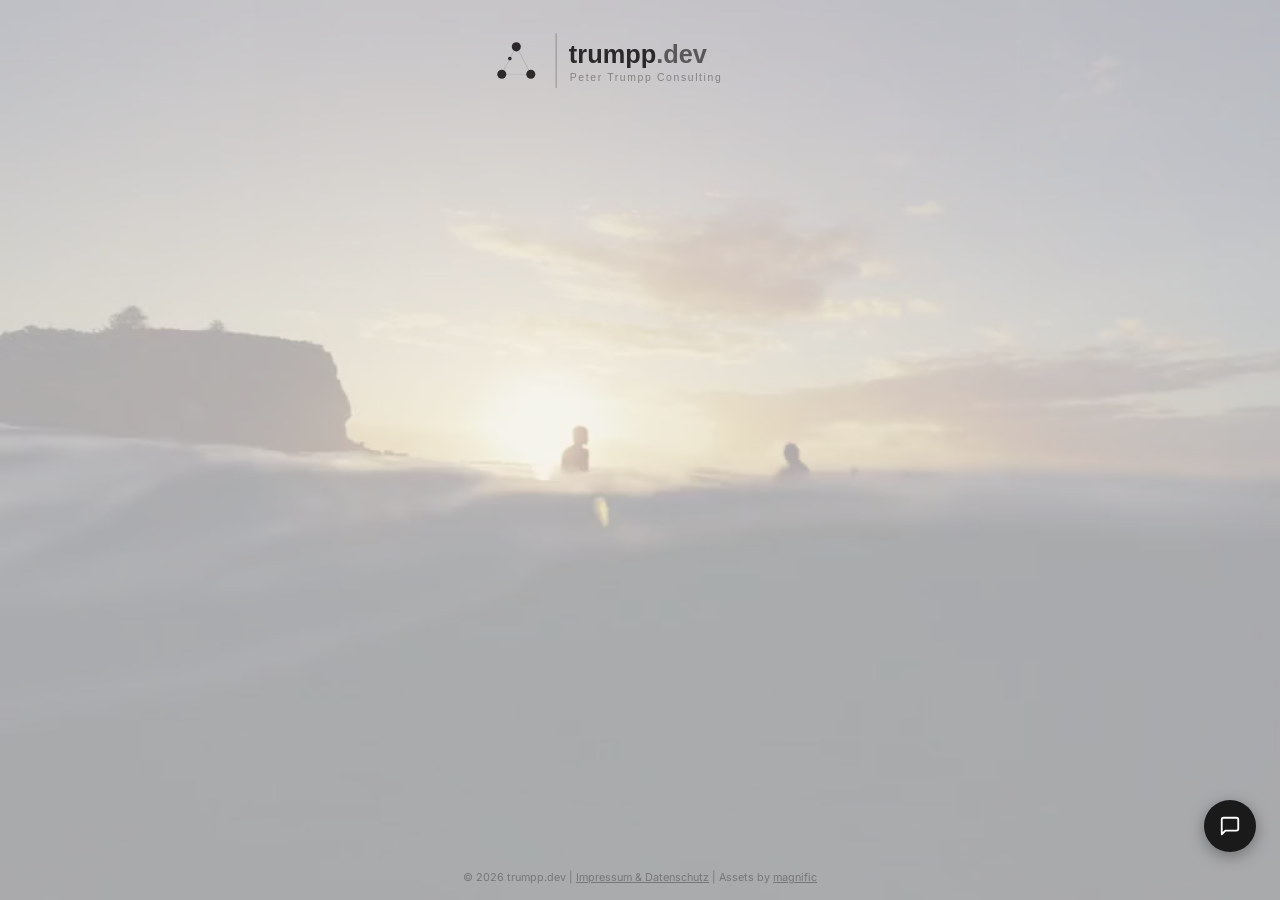
<file: index.html>
<!DOCTYPE html>
<html lang="de">
<head>
  <meta charset="UTF-8">
  <meta name="viewport" content="width=device-width, initial-scale=1.0">
  <meta name="description" content="Freelance Software Engineer & IT-Consultant based in Germany. I help teams tame complexity, design clean architectures, and deliver reliable software.">
  <meta name="robots" content="index, follow, noarchive"/>
  <link rel="canonical" href="https://trumpp.dev/"/>
  <meta property="og:type" content="website">
  <meta property="og:url" content="https://trumpp.dev/">
  <meta property="og:title" content="Peter Trumpp – Software Engineer & IT-Consultant">
  <meta property="og:description" content="Freelance Software Engineer & IT-Consultant based in Germany. I help teams tame complexity, design clean architectures, and deliver reliable software.">
  <meta property="og:image" content="https://trumpp.dev/og-image.jpg">
  <meta property="og:image:width" content="1200">
  <meta property="og:image:height" content="630">
  <title>Peter Trumpp – Software Engineer & IT-Consultant</title>
  <link rel="shortcut icon" href="favicon.png" type="image/png">
  <link rel="stylesheet" href="style.css" type="text/css">
  <script type="application/ld+json">
  {
    "@context": "https://schema.org",
    "@graph": [
      {
        "@type": "Person",
        "@id": "https://trumpp.dev/#person",
        "name": "Peter Trumpp",
        "url": "https://trumpp.dev/",
        "image": "https://trumpp.dev/og-image.jpg",
        "jobTitle": "Freelance Software Engineer & IT-Consultant",
        "sameAs": ["https://www.linkedin.com/in/peter-trumpp-8487b0243/"],
        "worksFor": { "@id": "https://trumpp.dev/#business" }
      },
      {
        "@type": "ProfessionalService",
        "@id": "https://trumpp.dev/#business",
        "name": "Peter Trumpp Consulting",
        "url": "https://trumpp.dev/",
        "logo": "https://trumpp.dev/logo.svg",
        "image": "https://trumpp.dev/og-image.jpg",
        "email": "info@trumpp.dev",
        "address": {
          "@type": "PostalAddress",
          "streetAddress": "Hohenzollernstr. 116",
          "postalCode": "56068",
          "addressLocality": "Koblenz",
          "addressCountry": "DE"
        },
        "geo": {
          "@type": "GeoCoordinates",
          "latitude": 50.34503917561643,
          "longitude": 7.588440482282364
        },
        "areaServed": "DE",
        "priceRange": "€€€",
        "sameAs": ["https://www.linkedin.com/in/peter-trumpp-8487b0243/"]
      },
      {
        "@type": "WebSite",
        "@id": "https://trumpp.dev/#website",
        "url": "https://trumpp.dev/",
        "name": "Peter Trumpp – Software Engineer & IT-Consultant",
        "publisher": { "@id": "https://trumpp.dev/#person" }
      }
    ]
  }
  </script>
</head>
<body>
  
  <video class="bg-video" autoplay muted loop playsinline webkit-playsinline poster="poster.jpg">
    <source src="video.mp4" type="video/mp4">
    Your browser does not support the video tag.
  </video>
  
  <a href="https://www.linkedin.com/in/peter-trumpp-8487b0243/" target="_blank" rel="noopener" class="content">
    <header>
      <img src="logo.svg" alt="Peter Trumpp Consulting">
    </header>

    <div class="tagline" aria-live="polite">
      <span>Watching the horizon. Ready for the next wave.</span>
    </div>
  </a>
  
  <footer>
    &copy; 2026 trumpp.dev | <a href="impressum.html">Impressum &amp; Datenschutz</a> | Assets by <a href="https://www.magnific.com/" target="_blank" rel="noopener">magnific</a>
  </footer>
  
  <script>
    (function () {
      const TAGLINES = [
        "Watching the horizon. Ready for the next wave.",
        "Positioned in the lineup. Preparing for what's next.",
        "In the lineup for the next wave.",
        "In the lineup. No shade, no shortcuts.",
        "The day has momentum now. Riding it.",
        "Best sets often come late. Still watching.",
        "Golden hour offshore. The day peaked well.",
        "Last light on the water. The day delivered.",
        "Evening glass. A clean session behind me.",
        "Quiet swell in the dark. Tomorrow looks good.",
      ];
      const span = document.querySelector('.tagline span');
      span.textContent = TAGLINES[crypto.getRandomValues(new Uint32Array(1))[0] % TAGLINES.length];
      span.classList.add('active');
    })();
  </script>

  <div id="chat-widget">
    <button id="chat-toggle" aria-label="Chat öffnen">
      <svg width="22" height="22" viewBox="0 0 24 24" fill="none" stroke="currentColor" stroke-width="2" stroke-linecap="round" stroke-linejoin="round">
        <path d="M21 15a2 2 0 0 1-2 2H7l-4 4V5a2 2 0 0 1 2-2h14a2 2 0 0 1 2 2z"/>
      </svg>
    </button>
    <div id="chat-window" hidden>
      <div id="chat-header">
        <span>Frag mich was über Peter</span>
        <button id="chat-close" aria-label="Chat schließen">✕</button>
      </div>
      <div id="chat-messages"></div>
      <div id="chat-input-area">
        <textarea id="chat-input" placeholder="Deine Frage…" autocomplete="off" maxlength="512" rows="2"></textarea>
        <button id="chat-mic" type="button" aria-label="Spracheingabe">
          <svg width="14" height="14" viewBox="0 0 24 24" fill="none" stroke="currentColor" stroke-width="2" stroke-linecap="round" stroke-linejoin="round">
            <path d="M12 1a3 3 0 0 0-3 3v8a3 3 0 0 0 6 0V4a3 3 0 0 0-3-3z"/>
            <path d="M19 10v2a7 7 0 0 1-14 0v-2"/>
            <line x1="12" y1="19" x2="12" y2="23"/><line x1="8" y1="23" x2="16" y2="23"/>
          </svg>
        </button>
        <button id="chat-send" aria-label="Senden">
          <svg width="16" height="16" viewBox="0 0 24 24" fill="none" stroke="currentColor" stroke-width="2.5" stroke-linecap="round" stroke-linejoin="round">
            <line x1="22" y1="2" x2="11" y2="13"/><polygon points="22 2 15 22 11 13 2 9 22 2"/>
          </svg>
        </button>
      </div>
    </div>
  </div>

  <script>
    (function () {
      const CHAT_URL = "https://trumpp-dev-mcp.trumpp-dev.workers.dev/chat";
      const sessionId = sessionStorage.getItem("chat_session_id") || (() => {
        const id = crypto.randomUUID();
        sessionStorage.setItem("chat_session_id", id);
        return id;
      })();
      let history = [];
      let isLoading = false;

      const toggle    = document.getElementById("chat-toggle");
      const chatWin   = document.getElementById("chat-window");
      const closeBtn  = document.getElementById("chat-close");
      const messages  = document.getElementById("chat-messages");
      const input     = document.getElementById("chat-input");
      const sendBtn   = document.getElementById("chat-send");
      const micBtn    = document.getElementById("chat-mic");

      // Voice input — versteckt sich selbst wenn SpeechRecognition nicht verfügbar
      if (!window.SpeechRecognition && !window.webkitSpeechRecognition) {
        micBtn.style.display = 'none';
      } else {
        const Rec = window.SpeechRecognition || window.webkitSpeechRecognition;
        const rec = new Rec();
        rec.lang = navigator.language || 'de-DE';
        rec.continuous = false;
        rec.interimResults = false;
        let listening = false;
        micBtn.addEventListener('click', () => {
          if (listening) { rec.stop(); return; }
          try { rec.start(); } catch {}
        });
        rec.onstart = () => { listening = true;  micBtn.classList.add('recording'); };
        rec.onend   = () => { listening = false; micBtn.classList.remove('recording'); };
        rec.onresult = e => { input.value = e.results[0][0].transcript; input.focus(); };
        rec.onerror  = () => { listening = false; micBtn.classList.remove('recording'); };
      }

      let autoOpenTimer = null;
      function cancelAutoOpen() {
        if (autoOpenTimer) { clearTimeout(autoOpenTimer); autoOpenTimer = null; }
      }
      function openChat(focusInput = true) {
        chatWin.removeAttribute("hidden");
        if (focusInput) input.focus();
      }
      function closeChat() { chatWin.setAttribute("hidden", ""); }

      toggle.addEventListener("click", () => {
        cancelAutoOpen();
        if (chatWin.hasAttribute("hidden")) openChat();
        else closeChat();
      });
      closeBtn.addEventListener("click", () => { cancelAutoOpen(); closeChat(); });

      // Chat nach 6 s automatisch öffnen – einmal pro Session, sofern der
      // Nutzer das Fenster nicht vorher selbst geöffnet/geschlossen hat.
      if (!sessionStorage.getItem("chat_auto_opened")) {
        autoOpenTimer = setTimeout(() => {
          autoOpenTimer = null;
          sessionStorage.setItem("chat_auto_opened", "1");
          if (chatWin.hasAttribute("hidden")) openChat(false);
        }, 6000);
      }
      sendBtn.addEventListener("click", submit);
      input.addEventListener("keydown", e => {
        if (e.key === "Enter" && !e.shiftKey) { e.preventDefault(); submit(); }
      });

      function appendMsg(role, text) {
        const div = document.createElement("div");
        div.className = "chat-msg " + role;
        div.textContent = text;
        messages.appendChild(div);
        messages.scrollTop = messages.scrollHeight;
        return div;
      }

      async function submit() {
        const text = input.value.trim().slice(0, 512);
        if (!text || isLoading) return;
        input.value = "";
        isLoading = true;
        sendBtn.disabled = true;
        micBtn.disabled = true;

        history.push({ role: "user", content: text });
        appendMsg("user", text);
        const aiDiv = appendMsg("assistant", "…");
        let aiText = "";

        try {
          const res = await fetch(CHAT_URL, {
            method: "POST",
            headers: { "Content-Type": "application/json" },
            body: JSON.stringify({ messages: history, sessionId }),
          });
          const reader = res.body.getReader();
          const decoder = new TextDecoder();
          let buf = "";

          while (true) {
            const { done, value } = await reader.read();
            if (done) break;
            buf += decoder.decode(value, { stream: true });
            const lines = buf.split("\n");
            buf = lines.pop();
            for (const line of lines) {
              if (!line.startsWith("data: ")) continue;
              const data = line.slice(6).trim();
              if (data === "[DONE]") break;
              try {
                const token = JSON.parse(data).response;
                if (token) { aiText += token; aiDiv.textContent = aiText; messages.scrollTop = messages.scrollHeight; }
              } catch {}
            }
          }
          history.push({ role: "assistant", content: aiText });
        } catch {
          aiDiv.textContent = "Fehler – bitte nochmal versuchen.";
        } finally {
          isLoading = false;
          sendBtn.disabled = false;
          micBtn.disabled = false;
          input.focus();
        }
      }
    })();
  </script>
</body>
</html>
</file>
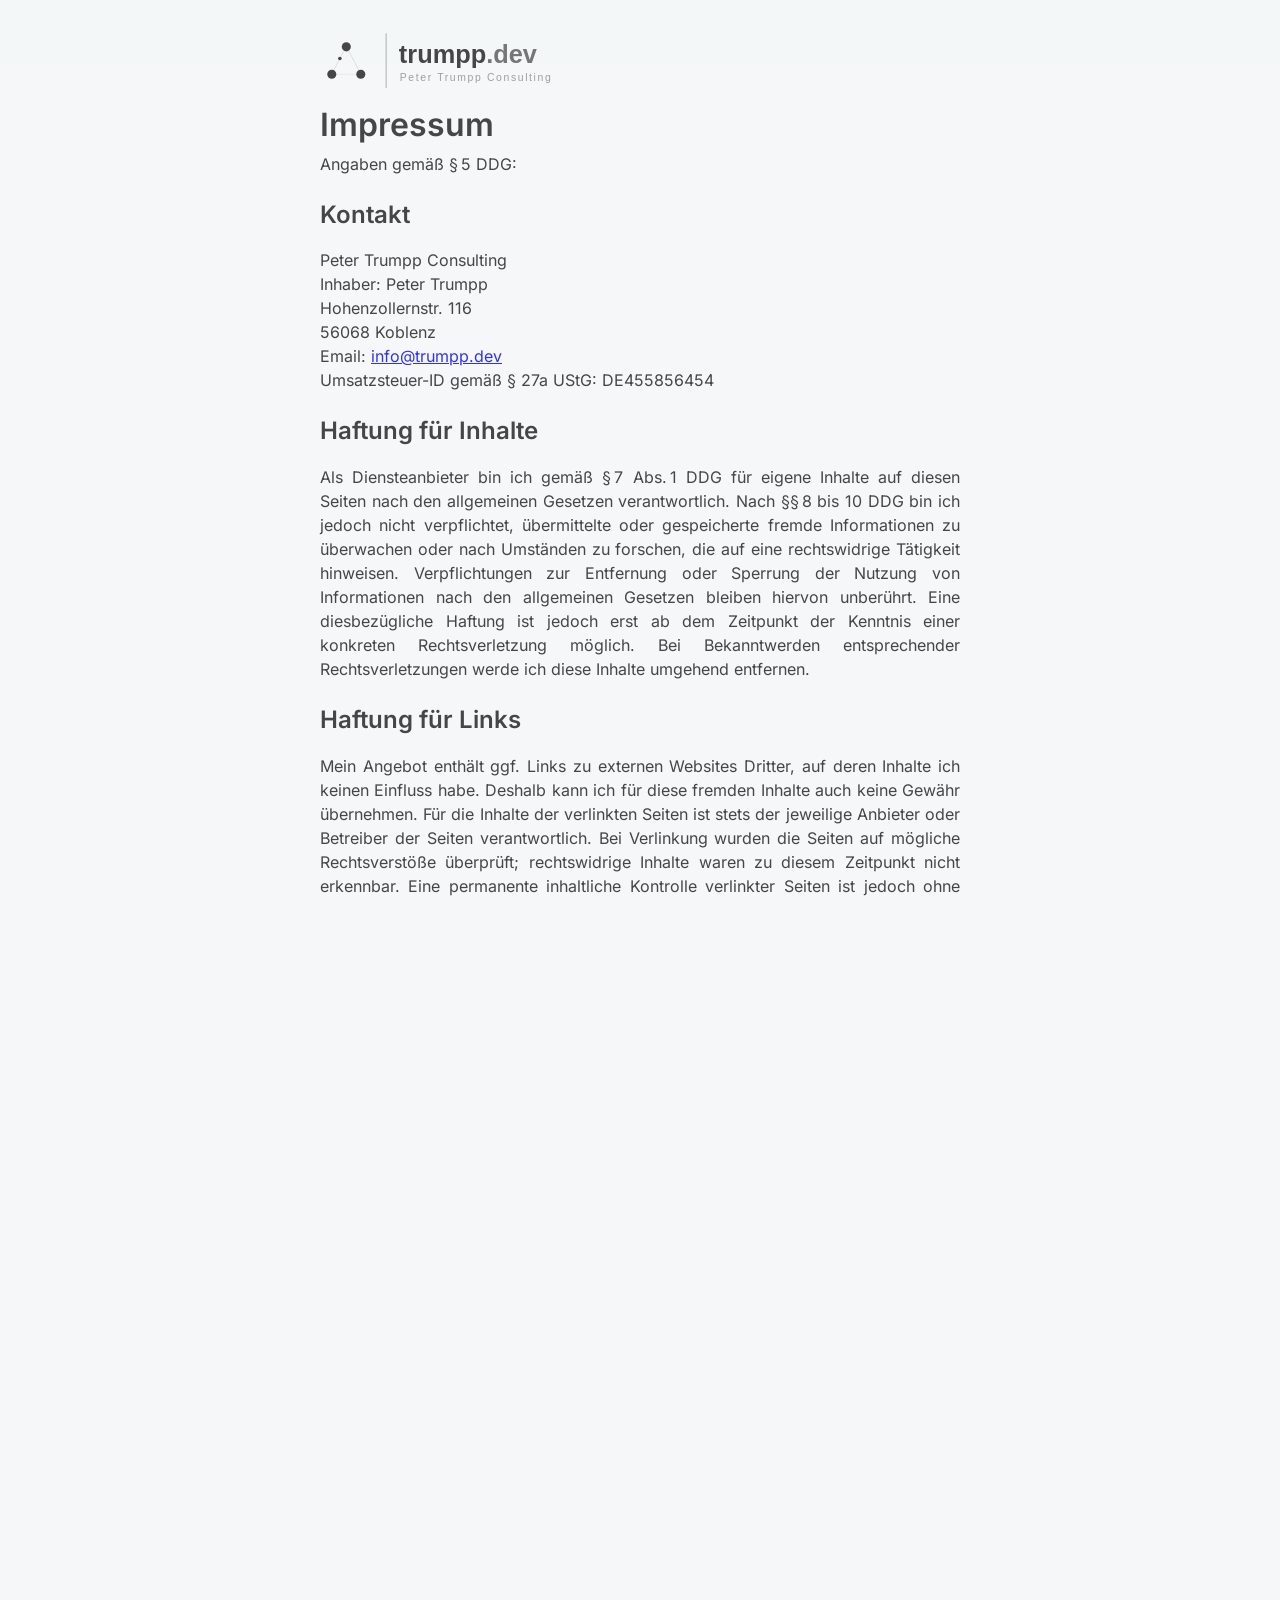
<file: impressum.html>
<!DOCTYPE html>
<html lang="de">
<head>
  <meta charset="UTF-8">
  <meta name="viewport" content="width=device-width, initial-scale=1.0">
  <meta name="description" content="Impressum - Peter Trumpp – Freelance Software Engineer & IT-Consultant based in Germany. I help teams tame complexity, design clean architectures, and deliver reliable software."/>
  <meta name="robots" content="index, follow, noarchive"/>
  <link rel="canonical" href="https://trumpp.dev/impressum.html"/>
  <title>Impressum – Peter Trumpp – Software Engineer & IT-Consultant </title>
  <link rel="shortcut icon" href="favicon.png" type="image/png">
  <link rel="stylesheet" href="style.css" type="text/css">
  <script type="application/ld+json">
  {
    "@context": "https://schema.org",
    "@type": "BreadcrumbList",
    "itemListElement": [
      { "@type": "ListItem", "position": 1, "name": "Home", "item": "https://trumpp.dev/" },
      { "@type": "ListItem", "position": 2, "name": "Impressum", "item": "https://trumpp.dev/impressum.html" }
    ]
  }
  </script>
  <style>
    html, body {
      overflow: scroll;
    }
    .content {
      justify-content: normal;
      text-align: justify;
	  height: auto;	 
    }
  </style>
</head>
<body>
  <div class="content">
    <header>
		<a href="index.html"><img src="logo.svg" alt="Home - Logo"></a>
		<h1 id="impressum">Impressum</h1>	  
		<p>Angaben gemäß § 5 DDG:</p>
		<h2 id="kontakt">Kontakt</h2>
		<p>
        Peter Trumpp Consulting<br />
        Inhaber: Peter Trumpp<br />
        Hohenzollernstr. 116<br />
		56068 Koblenz<br />
		Email: <span id="email-link"><noscript>info [at] trumpp [punkt] dev</noscript></span><br />
		Umsatzsteuer-ID gemäß § 27a UStG: DE455856454</p>
	    <h2 id="haftung-fur-inhalte">Haftung für Inhalte</h2>
		<p>Als Diensteanbieter bin ich gemäß § 7 Abs. 1 DDG für eigene Inhalte auf diesen Seiten nach den allgemeinen Gesetzen verantwortlich. 
			Nach §§ 8 bis 10 DDG bin ich jedoch nicht verpflichtet, übermittelte oder gespeicherte fremde Informationen zu überwachen oder nach Umständen zu forschen, 
			die auf eine rechtswidrige Tätigkeit hinweisen. Verpflichtungen zur Entfernung oder Sperrung der Nutzung von Informationen nach den allgemeinen Gesetzen 
			bleiben hiervon unberührt. Eine diesbezügliche Haftung ist jedoch erst ab dem Zeitpunkt der Kenntnis einer konkreten Rechtsverletzung möglich. Bei Bekanntwerden entsprechender Rechtsverletzungen werde ich diese Inhalte umgehend entfernen.</p>
		<h2 id="haftung-fur-links">Haftung für Links</h2>
		<p>Mein Angebot enthält ggf. Links zu externen Websites Dritter, auf deren Inhalte ich keinen Einfluss habe. 
			Deshalb kann ich für diese fremden Inhalte auch keine Gewähr übernehmen. 
			Für die Inhalte der verlinkten Seiten ist stets der jeweilige Anbieter oder Betreiber der Seiten verantwortlich. 
			Bei Verlinkung wurden die Seiten auf mögliche Rechtsverstöße überprüft; rechtswidrige Inhalte waren zu diesem Zeitpunkt nicht erkennbar. 
			Eine permanente inhaltliche Kontrolle verlinkter Seiten ist jedoch ohne konkrete Anhaltspunkte nicht zumutbar. 
			Bei Bekanntwerden von Rechtsverletzungen werde ich derartige Links umgehend entfernen.</p>
		<h2 id="urheberrecht">Urheberrecht</h2>
		<p>Die durch den Seitenbetreiber erstellten Inhalte und Werke auf diesen Seiten unterliegen dem deutschen Urheberrecht. 
			Beiträge Dritter sind als solche gekennzeichnet. Die Vervielfältigung, Bearbeitung, Verbreitung und jede Art der Verwertung 
			außerhalb der Grenzen des Urheberrechts bedürfen der schriftlichen Zustimmung des jeweiligen Autors bzw. Erstellers. 
			Downloads und Kopien dieser Seite sind nur für den privaten, nicht kommerziellen Gebrauch gestattet.
            Solltest du auf eine Urheberrechtsverletzung aufmerksam werden, bitte ich um einen entsprechenden Hinweis. 
			Bei Bekanntwerden von Rechtsverletzungen werde ich derartige Inhalte umgehend entfernen.</p>
		<p><em>Quellverweis: e-recht24.de</em></p>

		<h1 id="datenschutz">Datenschutzerklärung</h1>

		<h2 id="datenschutz-verantwortlicher">Verantwortlicher</h2>
		<p>
			Peter Trumpp Consulting - siehe Kontaktdaten oben.
		</p>

		<h2 id="hosting">Hosting &amp; Infrastruktur</h2>
		<p>Diese Website wird bei <strong>Netlify, Inc.</strong>, 512 2nd Street, Suite 200, San Francisco,
		CA 94107, USA gehostet. Die Chat-Funktion läuft auf <strong>Cloudflare, Inc.</strong>,
		101 Townsend St, San Francisco, CA 94107, USA (Cloudflare Workers).
		Beide Anbieter verarbeiten bei jedem Aufruf technisch notwendige Verbindungsdaten in
		Serverprotokollen, darunter IP-Adressen, Zeitstempel und Browser-Informationen.
		Diese Verarbeitung liegt außerhalb unseres Einflussbereichs und ist für den sicheren Betrieb
		der Website erforderlich. Netlify und Cloudflare sind jeweils nach dem EU-U.S.
		Data Privacy Framework zertifiziert. Rechtsgrundlage: Art.&nbsp;6 Abs.&nbsp;1 lit.&nbsp;f DSGVO.</p>

		<h2 id="besuchsstatistiken">Besuchsstatistiken</h2>
		<p>Beim Aufruf der Seiten <code>/</code> und <code>/impressum</code> erfasst eine serverseitige
		Funktion folgende Daten und speichert sie bei Supabase (Supabase, Inc., USA):
		ungefährer Standort (Stadt, Land – aus dem Netzwerk-Kontext des Hosting-Anbieters ermittelt),
		Browser-Kennung (User-Agent) sowie aufgerufene URL mit Zeitstempel.
		IP-Adressen werden von uns nicht in eigenen Systemen gespeichert; ihre infrastrukturelle
		Verarbeitung durch Netlify ist unter „Hosting" beschrieben.
		Es werden keine Cookies gesetzt und keine geräteübergreifende Nachverfolgung durchgeführt.
		Die Daten werden 12&nbsp;Monate gespeichert und anschließend automatisch gelöscht.
		Der Datentransfer in die USA erfolgt auf Grundlage von
		EU-Standardvertragsklauseln (Art.&nbsp;46 Abs.&nbsp;2 lit.&nbsp;c DSGVO).
		Rechtsgrundlage der Verarbeitung: Art.&nbsp;6 Abs.&nbsp;1 lit.&nbsp;f DSGVO.</p>

		<h2 id="chat">Chat-Funktion</h2>
		<p>Über das Chat-Widget können Nachrichten an einen Cloudflare Worker übermittelt werden,
		der die Sprachantworten mit dem Open-Source-Modell Meta Llama 3.3 über Cloudflare Workers AI
		(Cloudflare, Inc., USA) erzeugt. Es werden ausschließlich die eingegebenen Nachrichteninhalte,
		ein ungefährer Standort (Land, Stadt) sowie eine anonyme Sitzungs-ID
		(ausschließlich im Browser-Sitzungsspeicher, kein Cookie) verarbeitet.
		IP-Adressen werden nicht in eigenen Systemen gespeichert; ihre infrastrukturelle
		Verarbeitung durch Cloudflare ist unter „Hosting" beschrieben.
		Zur Qualitätssicherung und Missbrauchserkennung werden die Nachrichteninhalte
		(Frage und Antwort) für 90&nbsp;Tage bei Supabase (Supabase, Inc., USA) gespeichert
		und anschließend automatisch gelöscht; der Datentransfer in die USA erfolgt auf Grundlage
		von EU-Standardvertragsklauseln (Art.&nbsp;46 Abs.&nbsp;2 lit.&nbsp;c DSGVO).
		Die Nutzung ist freiwillig. Rechtsgrundlage: Art.&nbsp;6 Abs.&nbsp;1 lit.&nbsp;f DSGVO.</p>

		<h2 id="spracheingabe">Spracheingabe (optionale Funktion)</h2>
		<p>Das Chat-Widget enthält eine optionale Spracheingabe-Funktion (Mikrofon-Symbol).
		Sie wird ausschließlich aktiv, wenn Sie den entsprechenden Button bewusst anklicken.
		Die Spracherkennung erfolgt über die Web Speech API Ihres Browsers: In
		<strong>Chrome und Edge</strong> wird das Audiomaterial zur Verarbeitung an
		<strong>Google LLC</strong>, USA, übertragen; in <strong>Safari</strong> übernimmt
		<strong>Apple Inc.</strong>, USA, die Verarbeitung. Der transkribierte Text wird
		anschließend als normale Texteingabe ins Chat-Eingabefeld übernommen —
		Audiodaten gelangen nicht auf unsere Server. Die Verarbeitung erfolgt ausschließlich
		durch Google LLC bzw. Apple Inc. als eigenverantwortliche Anbieter; deren
		Datenschutzhinweise finden Sie unter
		<a href="https://policies.google.com/privacy" target="_blank" rel="noopener">policies.google.com/privacy</a>
		bzw.
		<a href="https://www.apple.com/legal/privacy/" target="_blank" rel="noopener">apple.com/legal/privacy</a>.</p>

		<h2 id="betroffenenrechte">Ihre Rechte</h2>
		<p>Sie haben das Recht auf Auskunft (Art.&nbsp;15), Berichtigung (Art.&nbsp;16),
		Löschung (Art.&nbsp;17), Einschränkung der Verarbeitung (Art.&nbsp;18) und
		Datenübertragbarkeit (Art.&nbsp;20 DSGVO).
		Zudem steht Ihnen ein Widerspruchsrecht gemäß Art.&nbsp;21 DSGVO zu.
		Wenden Sie sich dazu jederzeit per E-Mail an die oben genannte Adresse oder
		an die zuständige Datenschutz-Aufsichtsbehörde
		(Landesbeauftragte für den Datenschutz Rheinland-Pfalz).</p>
	</header>
  </div>

  <script>
    // E-Mail-Adresse erst im Browser zusammensetzen, damit sie nicht als
    // Klartext im Quelltext steht (Schutz vor automatischem Spam-Harvesting).
    (function () {
      var user = 'info';
      var domain = 'trumpp' + '.' + 'dev';
      var addr = user + '@' + domain;
      var el = document.getElementById('email-link');
      if (!el) return;
      var link = document.createElement('a');
      link.href = 'mailto:' + addr;
      link.textContent = addr;
      el.textContent = '';
      el.appendChild(link);
    })();
  </script>

</body>
</html>
</file>
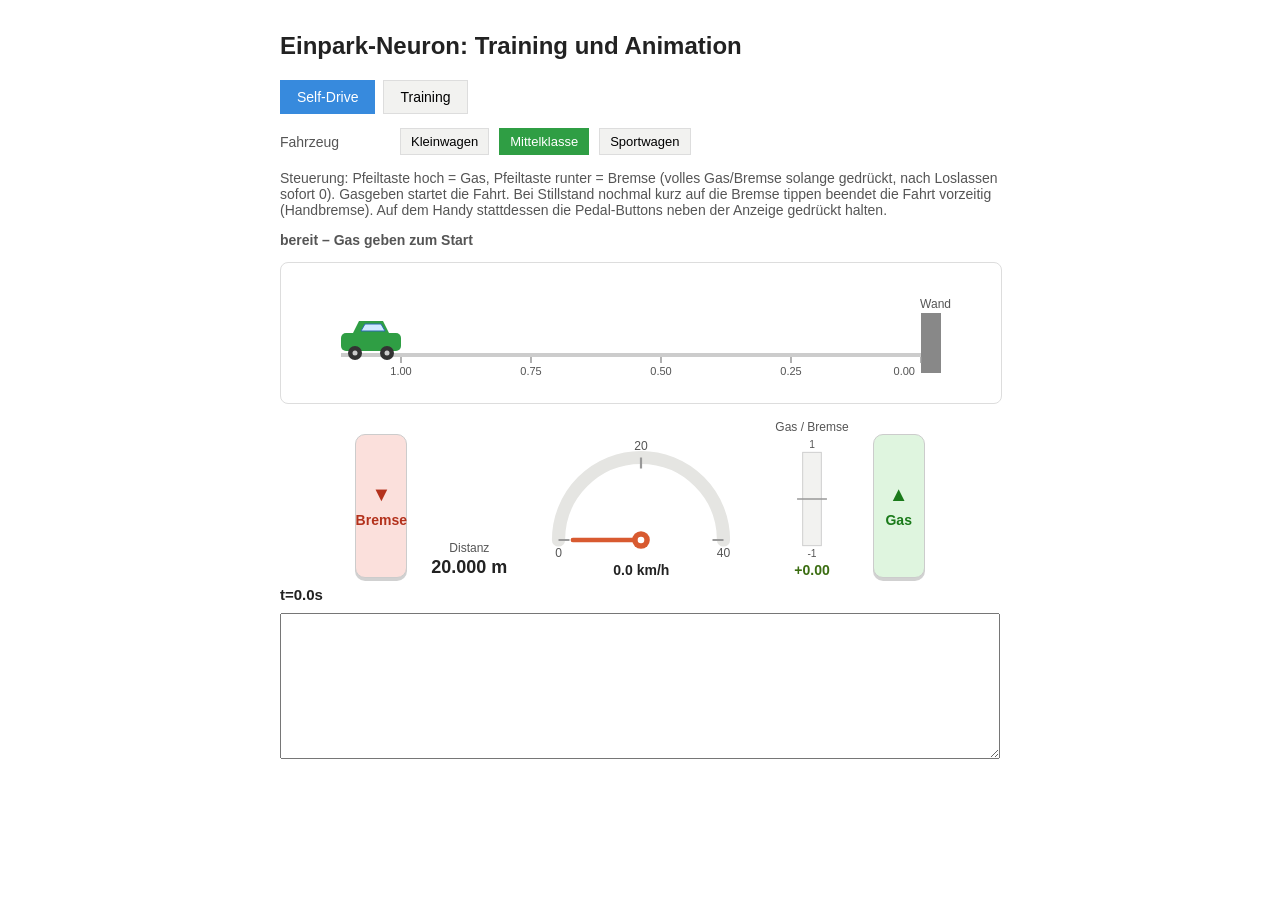
<file: parking.html>
<!DOCTYPE html>
<html lang="de">
<head>
<meta charset="UTF-8">
<meta name="viewport" content="width=device-width, initial-scale=1">
<title>Einpark-Neuron: Training und Animation</title>
<style>
  body { font-family: sans-serif; max-width: 720px; margin: 2rem auto; padding: 0 1rem; color: #222; }
  .row { display: flex; align-items: center; gap: 10px; margin-bottom: 0.9rem; flex-wrap: wrap; }
  .lbl { font-size: 14px; color: #555; min-width: 110px; }
  input[type=range] { flex: 1; }
  button { padding: 8px 16px; font-size: 14px; cursor: pointer; }
  .box { background: #f2f2f0; border-radius: 8px; padding: 10px 14px; text-align: center; min-width: 120px; }
  .box .lbl2 { font-size: 12px; color: #555; margin-bottom: 2px; }
  .box .val { font-size: 18px; font-weight: 600; }
  svg { width: 100%; height: 140px; margin-bottom: 0.75rem; border: 1px solid #ddd; border-radius: 8px; }
  #readout, #readoutSD { font-size: 15px; font-weight: 600; margin-bottom: 0.6rem; }
  .tabBtn { background: #f2f2f0; border: 1px solid #ddd; }
  .tabBtn.active { background: #378ADD; border-color: #378ADD; color: #fff; }
  .carClassBtn { padding: 5px 10px; font-size: 13px; }
  .carClassBtn.active[data-accel="1.5"] { background: #378ADD; border-color: #378ADD; }
  .carClassBtn.active[data-accel="2.0"] { background: #2F9E44; border-color: #2F9E44; }
  .carClassBtn.active[data-accel="3.5"] { background: #C0392B; border-color: #C0392B; }
  .lossBtn { padding: 5px 10px; font-size: 13px; }
  /* Die Strassenszene ist 680 breit, die Anzeigenreihe mit Tacho, Distanz, Gas-Balken
     und zwei Pedalen rund 500 -- im Hochformat auf einem Telefon wird das eng. Der
     Hinweis ist rein informativ und blockiert nichts; flex-wrap sorgt dafuer, dass die
     Seite auch dann nicht bricht, wenn man ihn ignoriert. */
  #rotateHint { display: none; }
  @media (orientation: portrait) and (max-width: 700px) {
    #rotateHint { display: block; background: #f2f2f0; border-left: 3px solid #378ADD;
      border-radius: 4px; padding: 7px 10px; font-size: 13px; color: #555; margin-bottom: 0.9rem; }
    /* Im Hochformat bricht die Anzeigenreihe um, und die beiden Pedale landen sonst
       auf verschiedenen Zeilen mit mehreren hundert Pixeln dazwischen -- unbedienbar,
       wenn man beide Daumen braucht. Per order rutschen sie ans Ende und damit
       nebeneinander. */
    #bremseBtnSD { order: 10; }
    #gasBtnSD { order: 11; }
  }
  .gaugeRow { display: flex; justify-content: center; align-items: flex-end; gap: 24px; flex-wrap: wrap; }
  #landscapeDetails > summary { cursor: pointer; font-size: 12px; color: #555; padding: 4px 0; }
  #landscapeDetails > summary:hover { color: #222; }
  .lsPanel { margin-top: 0.9rem; }
  .lsTitle { font-size: 12px; color: #555; margin-bottom: 2px; font-weight: 600; }
  .lsTitle span { font-weight: 400; color: #999; }
  .lsPanel canvas { width: 100%; height: auto; border: 1px solid #ddd; border-radius: 8px; display: block; }
  .lsCaption { font-size: 11px; color: #888; margin-top: 4px; line-height: 1.45; }
  #lsTooltip { position: fixed; z-index: 10; pointer-events: none; white-space: pre-line;
    background: #222; color: #fff; font-size: 12px; font-family: monospace; line-height: 1.5;
    padding: 6px 9px; border-radius: 6px; box-shadow: 0 2px 8px rgba(0,0,0,0.25); }
  #lsTooltip[hidden] { display: none; }
  .legend { display: flex; flex-wrap: wrap; gap: 4px 14px; font-size: 11px; color: #555; margin-top: 5px; }
  .legend span { display: inline-flex; align-items: center; gap: 5px; }
  .legend i { width: 14px; height: 10px; border-radius: 2px; display: inline-block; }
  .pedalBtn { flex: 0 0 auto; width: 52px; height: 144px; padding: 0; font-size: 14px; font-weight: 600; border-radius: 10px; border: 1px solid #ccc; user-select: none; -webkit-user-select: none; touch-action: none; display: flex; flex-direction: column; align-items: center; justify-content: center; gap: 8px; box-shadow: 0 3px 0 rgba(0,0,0,0.18); transition: transform 0.05s ease-out, box-shadow 0.05s ease-out, background-color 0.05s ease-out; }
  .pedalBtn .pedalArrow { font-size: 20px; line-height: 1; }
  .pedalBtn:active, .pedalBtn.pressed { transform: translateY(3px); box-shadow: inset 0 2px 5px rgba(0,0,0,0.3); }
  #gasBtnSD { background: #dff5df; color: #1a7a1a; }
  #bremseBtnSD { background: #fbe0dc; color: #b3311c; }
  #gasBtnSD:active, #gasBtnSD.pressed { background: #a9e3a9; }
  #bremseBtnSD:active, #bremseBtnSD.pressed { background: #f3aa9e; }
</style>
</head>
<body>

<h2>Einpark-Neuron: Training und Animation</h2>

<div id="rotateHint">Quer halten für die volle Anzeige.</div>

<div class="row" style="gap:8px">
  <button id="tabSelfDrive" class="tabBtn active">Self-Drive</button>
  <button id="tabTraining" class="tabBtn">Training</button>
</div>

<div id="trainingPanel" hidden>

<div class="row" id="carClassRow">
  <span class="lbl">Fahrzeug</span>
  <button type="button" class="tabBtn carClassBtn" data-accel="1.5">Kleinwagen</button>
  <button type="button" class="tabBtn carClassBtn active" data-accel="2.0">Mittelklasse</button>
  <button type="button" class="tabBtn carClassBtn" data-accel="3.5">Sportwagen</button>
</div>

<div class="row" id="lossRow">
  <span class="lbl">Lossfunktion</span>
  <button type="button" class="tabBtn lossBtn active" data-loss="combined">Kombiniert</button>
  <button type="button" class="tabBtn lossBtn" data-loss="accuracy">Genauigkeit</button>
  <button type="button" class="tabBtn lossBtn" data-loss="urgent">Starke Zeitstrafe</button>
  <button type="button" class="tabBtn lossBtn" data-loss="safety">Sicherheit</button>
</div>

<div class="row">
  <button id="trainBtn">Trainieren</button>
  <span class="lbl" id="status" style="min-width:220px">noch nicht trainiert</span>
</div>

<textarea id="logArea" readonly rows="6" style="display:block;width:100%;box-sizing:border-box;margin-top:0.6rem;margin-bottom:0.9rem;font-family:monospace;font-size:12px;resize:vertical;overflow-y:auto"></textarea>

<textarea id="logAreaTrace" readonly rows="10" style="display:block;width:100%;box-sizing:border-box;margin-bottom:0.9rem;font-family:monospace;font-size:12px;resize:vertical;overflow-y:auto"></textarea>

<div class="row">
  <div class="box"><div class="lbl2">Gewicht w</div><input type="number" step="any" class="val" id="wVal" placeholder="-" style="width:140px;text-align:center;border:1px solid #ccc;border-radius:4px;font:inherit;font-size:13px;font-weight:600;background:#fff"></div>
  <div class="box"><div class="lbl2">Schwelle b</div><input type="number" step="any" class="val" id="bVal" placeholder="-" style="width:140px;text-align:center;border:1px solid #ccc;border-radius:4px;font:inherit;font-size:13px;font-weight:600;background:#fff"></div>
  <div class="box"><div class="lbl2">Strafpunkte</div><div class="val" id="noteVal">-</div></div>
  <span id="lossFormulaCaption" style="font-size:10px;color:#888;max-width:220px"></span>
</div>

<svg viewBox="0 0 680 140">
  <rect x="40" y="90" width="600" height="4" fill="#ccc"/>
  <rect x="620" y="50" width="20" height="60" fill="#888"/>
  <g>
    <line x1="100" y1="94" x2="100" y2="100" stroke="#999" stroke-width="1.5"/>
    <text x="100" y="112" text-anchor="middle" font-size="11" fill="#555">1.00</text>
    <line x1="230" y1="94" x2="230" y2="100" stroke="#999" stroke-width="1.5"/>
    <text x="230" y="112" text-anchor="middle" font-size="11" fill="#555">0.75</text>
    <line x1="360" y1="94" x2="360" y2="100" stroke="#999" stroke-width="1.5"/>
    <text x="360" y="112" text-anchor="middle" font-size="11" fill="#555">0.50</text>
    <line x1="490" y1="94" x2="490" y2="100" stroke="#999" stroke-width="1.5"/>
    <text x="490" y="112" text-anchor="middle" font-size="11" fill="#555">0.25</text>
    <line x1="620" y1="94" x2="620" y2="100" stroke="#999" stroke-width="1.5"/>
    <text x="614" y="112" text-anchor="end" font-size="11" fill="#555">0.00</text>
  </g>
  <text x="650" y="45" text-anchor="end" font-size="12" fill="#555">Wand</text>
  <g id="motion"></g>
  <g id="car" transform="translate(560,0)">
    <rect class="carBody" x="0" y="70" width="60" height="18" rx="5" fill="#378ADD"/>
    <path class="carBody" d="M 12 70 L 18 58 L 42 58 L 48 70 Z" fill="#378ADD"/>
    <path d="M 20 68 L 24 61 L 40 61 L 44 68 Z" fill="#cfe9ff" stroke="#2a6bb0" stroke-width="1"/>
    <circle cx="14" cy="90" r="7" fill="#333"/>
    <circle cx="14" cy="90" r="2.5" fill="#ccc"/>
    <circle cx="46" cy="90" r="7" fill="#333"/>
    <circle cx="46" cy="90" r="2.5" fill="#ccc"/>
  </g>
</svg>

<div style="position:relative;margin-bottom:0.5rem">
  <button id="playBtn" disabled style="position:absolute;left:0;top:50%;transform:translateY(-50%);padding:10px 14px;max-width:110px">Animation starten</button>
  <div class="gaugeRow">
    <div style="text-align:center">
      <div style="font-size:12px;color:#555;margin-bottom:2px">Distanz</div>
      <div style="font-size:18px;font-weight:600" id="distVal">-</div>
    </div>
    <div style="text-align:center">
      <svg viewBox="0 0 200 120" style="width:220px;height:auto;border:none;display:block;margin:0 auto">
        <path d="M 25 100 A 75 75 0 0 1 175 100" fill="none" stroke="#e5e5e2" stroke-width="12" stroke-linecap="round"/>
        <line x1="25" y1="100" x2="35" y2="100" stroke="#999" stroke-width="2"/>
        <line x1="100" y1="25" x2="100" y2="35" stroke="#999" stroke-width="2"/>
        <line x1="175" y1="100" x2="165" y2="100" stroke="#999" stroke-width="2"/>
        <text x="25" y="115" text-anchor="middle" font-size="11" fill="#555">0</text>
        <text x="100" y="18" text-anchor="middle" font-size="11" fill="#555">20</text>
        <text x="175" y="115" text-anchor="middle" font-size="11" fill="#555">40</text>
        <g id="needle" transform="rotate(-90 100 100)">
          <line x1="100" y1="100" x2="100" y2="38" stroke="#D85A30" stroke-width="4" stroke-linecap="round"/>
        </g>
        <circle cx="100" cy="100" r="8" fill="#D85A30"/>
        <circle cx="100" cy="100" r="3" fill="#fff"/>
      </svg>
      <div style="font-size:14px;font-weight:600" id="speedLabel">0.0 km/h</div>
    </div>
    <div style="text-align:center">
      <div style="font-size:12px;color:#555;margin-bottom:2px">Gas / Bremse</div>
      <svg viewBox="0 0 60 130" style="width:56px;height:126px;border:none;display:block;margin:0 auto">
        <text x="30" y="10" text-anchor="middle" font-size="11" fill="#555">1</text>
        <rect x="20" y="15" width="20" height="100" fill="#f2f2f0" stroke="#ccc" stroke-width="1"/>
        <rect id="throttleFill" x="20" y="65" width="20" height="0" fill="#3B6D11"/>
        <line x1="14" y1="65" x2="46" y2="65" stroke="#999" stroke-width="1.5"/>
        <text x="30" y="127" text-anchor="middle" font-size="11" fill="#555">-1</text>
      </svg>
      <div style="font-size:14px;font-weight:600" id="actionLabel">0.00</div>
    </div>
  </div>
</div>

<div id="readout">t=0.0s</div>

<div id="chartWrap" style="display:none;margin-top:0.6rem">
  <div style="font-size:12px;color:#555;margin-bottom:2px">Gas/Bremse über Zeit</div>
  <svg id="actionChart" viewBox="0 0 680 160"></svg>
</div>

<div id="speedChartWrap" style="display:none;margin-top:0.6rem">
  <div style="font-size:12px;color:#555;margin-bottom:2px">Geschwindigkeit über Zeit</div>
  <svg id="speedChart" viewBox="0 0 680 160"></svg>
</div>

<div id="distChartWrap" style="display:none;margin-top:0.6rem">
  <div style="font-size:12px;color:#555;margin-bottom:2px">Distanz über Zeit</div>
  <svg id="distChart" viewBox="0 0 680 160"></svg>
</div>

<details id="landscapeDetails" style="margin-top:0.9rem">
  <summary>Strafpunkte-Landschaft über w und b — drei Zoomstufen</summary>

  <div class="legend" style="margin-top:8px">
    <span><i style="background:#08243C"></i>gut<i style="background:#175E85;margin-left:0"></i><i style="background:#3EA08C;margin-left:0"></i><i style="background:#CFE0A0;margin-left:0"></i>schlecht <span style="color:#999">(Rangfolge, je Karte neu)</span></span>
    <span><i style="background:#D8D8D4"></i>fährt nicht los</span>
    <span><i style="background:#D9897B"></i>Crash</span>
    <span><i style="background:#D85A30;height:3px;border-radius:0"></i>übernommener Restart</span>
    <span><i style="background:#8E44AD;height:3px;border-radius:0"></i>übrige Restarts</span>
    <span><i style="background:#fff;border:1.5px solid #888;border-radius:50%;width:10px"></i>Start</span>
    <span><b style="font-size:13px;line-height:1">&#215;</b> Auswertungspunkt (nur Karte 3)</span>
  </div>
  <div style="font-size:11px;color:#888;margin-top:4px;line-height:1.45">
    Karte 1 und 2 zeigen den Verlauf als Linie, Karte 3 nur noch die Kreuze — die
    einzigen Stellen, an denen überhaupt gerechnet wird. Dort wäre eine Linie irreführend:
    der Abstieg legt keinen Weg zurück, er springt von Punkt zu Punkt und entscheidet
    erst nach der Landung neu. Was dazwischen liegt, hat er nie gesehen.
    Zeigen oder gedrückt halten auf einen Punkt nennt seine Werte — auch auf Karte 1
    und 2, dort entlang der Linie. Restarts, die an den Rand des Suchraums stoßen,
    werden verworfen und neu gezogen: die Grenze bei w = 6 ist willkürlich gesetzt und
    gehört nicht zur Aufgabe.
  </div>
  <div id="lsTooltip" hidden></div>

  <div class="lsPanel">
    <div class="lsTitle">1 — Der ganze Suchraum</div>
    <canvas id="landscape1" width="680" height="320"></canvas>
    <div class="lsCaption">
      Das Training sucht nur zwei Zahlen — die ganze Kostenfläche passt deshalb auf ein
      Bild. In der grauen Hälfte unten links kommt das Auto nie in Fahrt (50&nbsp;%);
      die Strafpunkte sind dort <em>überall exakt gleich</em>, der Abstieg findet also
      kein Gefälle und bleibt stehen. Oben rechts wird so lange Gas gegeben, dass es
      gegen die Wand knallt (41&nbsp;%). Brauchbar sind nur die 9&nbsp;% dazwischen.
    </div>
  </div>

  <div class="lsPanel">
    <div class="lsTitle">2 — Hinein ins Tal</div>
    <canvas id="landscape2" width="680" height="320"></canvas>
    <div class="lsCaption">
      Rechts, ab etwa w = 1,5, ist der brauchbare Streifen eine <em>Gerade zum
      Ursprung</em>: dort sättigt die Aktivierung, das Neuron fährt Vollgas und dann
      Vollbremsung, und für den Umschaltpunkt zählt allein das Verhältnis −b/w —
      gemessen konstant bei 0,42. Es gibt also nicht eine Lösung, sondern einen ganzen
      Strahl davon, und je weiter außen, desto besser. Links biegt die Kante sichtbar
      ab und kreuzt b = 0 bei w ≈ 0,6: bei kleinem w sättigt nichts mehr, die Aktion
      ist nur noch ein flacher Anstieg, und bei w = 0 sogar eine Konstante — dort
      entscheidet nicht mehr der Bremsweg, sondern ob die 10 Sekunden überhaupt bis
      zur Wand reichen.
    </div>
  </div>

  <div class="lsPanel">
    <div class="lsTitle">3 — Der übernommene Lauf, ganz nah <span id="lsFocusLabel"></span></div>
    <canvas id="landscape3" width="680" height="320"></canvas>
    <div class="lsCaption">
      Nach dem Training genau auf den übernommenen Lauf zugeschnitten.
    </div>
  </div>

</details>

</div>

<div id="selfDrivePanel">

<div class="row" id="carClassRowSD">
  <span class="lbl">Fahrzeug</span>
  <button type="button" class="tabBtn carClassBtn" data-accel="1.5">Kleinwagen</button>
  <button type="button" class="tabBtn carClassBtn active" data-accel="2.0">Mittelklasse</button>
  <button type="button" class="tabBtn carClassBtn" data-accel="3.5">Sportwagen</button>
</div>

<div class="row">
  <span class="lbl" style="min-width:0">Steuerung: Pfeiltaste hoch = Gas, Pfeiltaste runter = Bremse (volles Gas/Bremse solange gedrückt, nach Loslassen sofort 0). Gasgeben startet die Fahrt. Bei Stillstand nochmal kurz auf die Bremse tippen beendet die Fahrt vorzeitig (Handbremse). Auf dem Handy stattdessen die Pedal-Buttons neben der Anzeige gedrückt halten.</span>
</div>

<div class="row">
  <span class="lbl" id="sdStatus" style="min-width:220px;font-weight:600">bereit – Gas geben zum Start</span>
</div>

<svg viewBox="0 0 680 140">
  <rect x="40" y="90" width="600" height="4" fill="#ccc"/>
  <rect x="620" y="50" width="20" height="60" fill="#888"/>
  <g>
    <line x1="100" y1="94" x2="100" y2="100" stroke="#999" stroke-width="1.5"/>
    <text x="100" y="112" text-anchor="middle" font-size="11" fill="#555">1.00</text>
    <line x1="230" y1="94" x2="230" y2="100" stroke="#999" stroke-width="1.5"/>
    <text x="230" y="112" text-anchor="middle" font-size="11" fill="#555">0.75</text>
    <line x1="360" y1="94" x2="360" y2="100" stroke="#999" stroke-width="1.5"/>
    <text x="360" y="112" text-anchor="middle" font-size="11" fill="#555">0.50</text>
    <line x1="490" y1="94" x2="490" y2="100" stroke="#999" stroke-width="1.5"/>
    <text x="490" y="112" text-anchor="middle" font-size="11" fill="#555">0.25</text>
    <line x1="620" y1="94" x2="620" y2="100" stroke="#999" stroke-width="1.5"/>
    <text x="614" y="112" text-anchor="end" font-size="11" fill="#555">0.00</text>
  </g>
  <text x="650" y="45" text-anchor="end" font-size="12" fill="#555">Wand</text>
  <g id="motionSD"></g>
  <g id="carSD" transform="translate(560,0)">
    <rect class="carBody" x="0" y="70" width="60" height="18" rx="5" fill="#378ADD"/>
    <path class="carBody" d="M 12 70 L 18 58 L 42 58 L 48 70 Z" fill="#378ADD"/>
    <path d="M 20 68 L 24 61 L 40 61 L 44 68 Z" fill="#cfe9ff" stroke="#2a6bb0" stroke-width="1"/>
    <circle cx="14" cy="90" r="7" fill="#333"/>
    <circle cx="14" cy="90" r="2.5" fill="#ccc"/>
    <circle cx="46" cy="90" r="7" fill="#333"/>
    <circle cx="46" cy="90" r="2.5" fill="#ccc"/>
  </g>
</svg>

<div class="gaugeRow" style="margin-bottom:0.5rem">
  <button type="button" id="bremseBtnSD" class="pedalBtn"><span class="pedalArrow">▼</span>Bremse</button>
  <div style="text-align:center">
    <div style="font-size:12px;color:#555;margin-bottom:2px">Distanz</div>
    <div style="font-size:18px;font-weight:600" id="distValSD">-</div>
  </div>
  <div style="text-align:center">
    <svg viewBox="0 0 200 120" style="width:220px;height:auto;border:none;display:block;margin:0 auto">
      <path d="M 25 100 A 75 75 0 0 1 175 100" fill="none" stroke="#e5e5e2" stroke-width="12" stroke-linecap="round"/>
      <line x1="25" y1="100" x2="35" y2="100" stroke="#999" stroke-width="2"/>
      <line x1="100" y1="25" x2="100" y2="35" stroke="#999" stroke-width="2"/>
      <line x1="175" y1="100" x2="165" y2="100" stroke="#999" stroke-width="2"/>
      <text x="25" y="115" text-anchor="middle" font-size="11" fill="#555">0</text>
      <text x="100" y="18" text-anchor="middle" font-size="11" fill="#555">20</text>
      <text x="175" y="115" text-anchor="middle" font-size="11" fill="#555">40</text>
      <g id="needleSD" transform="rotate(-90 100 100)">
        <line x1="100" y1="100" x2="100" y2="38" stroke="#D85A30" stroke-width="4" stroke-linecap="round"/>
      </g>
      <circle cx="100" cy="100" r="8" fill="#D85A30"/>
      <circle cx="100" cy="100" r="3" fill="#fff"/>
    </svg>
    <div style="font-size:14px;font-weight:600" id="speedLabelSD">0.0 km/h</div>
  </div>
  <div style="text-align:center">
    <div style="font-size:12px;color:#555;margin-bottom:2px">Gas / Bremse</div>
    <svg viewBox="0 0 60 130" style="width:56px;height:126px;border:none;display:block;margin:0 auto">
      <text x="30" y="10" text-anchor="middle" font-size="11" fill="#555">1</text>
      <rect x="20" y="15" width="20" height="100" fill="#f2f2f0" stroke="#ccc" stroke-width="1"/>
      <rect id="throttleFillSD" x="20" y="65" width="20" height="0" fill="#3B6D11"/>
      <line x1="14" y1="65" x2="46" y2="65" stroke="#999" stroke-width="1.5"/>
      <text x="30" y="127" text-anchor="middle" font-size="11" fill="#555">-1</text>
    </svg>
    <div style="font-size:14px;font-weight:600" id="actionLabelSD">0.00</div>
  </div>
  <button type="button" id="gasBtnSD" class="pedalBtn"><span class="pedalArrow">▲</span>Gas</button>
</div>

<div id="readoutSD">t=0.0s</div>

<textarea id="logAreaSD" readonly rows="10" style="display:block;width:100%;box-sizing:border-box;margin-top:0.6rem;font-family:monospace;font-size:12px;resize:vertical;overflow-y:auto"></textarea>

<div id="chartWrapSD" style="display:none;margin-top:0.6rem">
  <div style="font-size:12px;color:#555;margin-bottom:2px">Gas/Bremse über Zeit</div>
  <svg id="actionChartSD" viewBox="0 0 680 160"></svg>
</div>

<div id="speedChartWrapSD" style="display:none;margin-top:0.6rem">
  <div style="font-size:12px;color:#555;margin-bottom:2px">Geschwindigkeit über Zeit</div>
  <svg id="speedChartSD" viewBox="0 0 680 160"></svg>
</div>

<div id="distChartWrapSD" style="display:none;margin-top:0.6rem">
  <div style="font-size:12px;color:#555;margin-bottom:2px">Distanz über Zeit</div>
  <svg id="distChartSD" viewBox="0 0 680 160"></svg>
</div>

</div>

<script src="parking-core.js"></script>
<script>

const wallX = 620, carW = 60, roadStart = 40, usable = 520;
function placeCar(dist, d0Val = d0, carId = 'car', crashed = false) {
  const x = Math.max(roadStart, wallX - carW - (dist / d0Val) * usable);
  // Minimale Crash-Visualisierung: Auto auf den Kopf stellen (180°-Drehung
  // um seinen eigenen Mittelpunkt, danach an die Weltposition verschieben).
  const rotate = crashed ? ' rotate(180,30,77)' : '';
  document.getElementById(carId).setAttribute('transform', 'translate(' + x.toFixed(1) + ',0)' + rotate);
  return x;
}
placeCar(d0);

const carClassColors = { '1.5': '#378ADD', '2.0': '#2F9E44', '3.5': '#C0392B' };
function setCarColor(carId, accel) {
  document.querySelectorAll('#' + carId + ' .carBody').forEach(function (el) {
    el.setAttribute('fill', carClassColors[accel]);
  });
}

const maxSpeedGauge = 40;
function updateGauge(speedKmh, needleId = 'needle', speedLabelId = 'speedLabel') {
  const clamped = Math.max(0, Math.min(speedKmh, maxSpeedGauge));
  const angle = -90 + (clamped / maxSpeedGauge) * 180;
  document.getElementById(needleId).setAttribute('transform', 'rotate(' + angle + ' 100 100)');
  document.getElementById(speedLabelId).textContent = speedKmh.toFixed(1) + ' km/h';
}
updateGauge(0);

function updateDist(dist, labelId = 'distVal') {
  document.getElementById(labelId).textContent = dist.toFixed(3) + ' m';
}
updateDist(d0);

const throttleCenter = 65, throttleHalf = 50;
function updateThrottle(action, fillId = 'throttleFill', labelId = 'actionLabel') {
  const a = Math.max(-1, Math.min(1, action));
  const fill = document.getElementById(fillId);
  if (a >= 0) {
    fill.setAttribute('y', (throttleCenter - a * throttleHalf).toFixed(1));
    fill.setAttribute('height', (a * throttleHalf).toFixed(1));
    fill.setAttribute('fill', '#3B6D11');
  } else {
    fill.setAttribute('y', throttleCenter);
    fill.setAttribute('height', (-a * throttleHalf).toFixed(1));
    fill.setAttribute('fill', '#993C1D');
  }
  const actionLbl = document.getElementById(labelId);
  actionLbl.textContent = (action >= 0 ? '+' : '') + action.toFixed(2);
  actionLbl.style.color = action >= 0 ? '#3B6D11' : '#993C1D';
}
updateThrottle(0);

const wInput = document.getElementById('wVal');
const bInput = document.getElementById('bVal');
const trainBtn = document.getElementById('trainBtn');
const playBtn = document.getElementById('playBtn');
const status = document.getElementById('status');
const noteVal = document.getElementById('noteVal');
const carClassBtnsTrain = document.querySelectorAll('#carClassRow .carClassBtn');
const lossBtnsTrain = document.querySelectorAll('#lossRow .lossBtn');
const lossFormulaCaption = document.getElementById('lossFormulaCaption');

let maxAccelTrain = 2.0;
let trainedAccel = null, trainedLabel = '';
let activeLossKey = 'combined';
let trainedLossKey = null, trainedLossLabel = '';

setCarColor('car', '2.0');

function activeCarClassBtn() { return document.querySelector('#carClassRow .carClassBtn.active'); }
function activeLossBtn() { return document.querySelector('#lossRow .lossBtn.active'); }

function checkTrainingStatus() {
  if (trainedAccel === null) return;
  const matches = maxAccelTrain === trainedAccel && activeLossKey === trainedLossKey;
  status.textContent = matches
    ? 'trainiert für ' + trainedLabel + ' / ' + trainedLossLabel
    : 'w/b noch von ' + trainedLabel + ' / ' + trainedLossLabel + ' (neu trainieren für ' + activeCarClassBtn().textContent + ' / ' + activeLossBtn().textContent + '?)';
}

// Baut die Strafpunkte-Formel-Bildunterschrift aus den Gewichten der aktuell
// gewaehlten Lossfunktion zusammen -- Terme mit Gewicht 0 werden weggelassen, damit
// z.B. bei einer kuenftigen "nur v"-Variante sichtbar waere, dass der dist-Term
// komplett entfaellt statt nur auf 0 herunterskaliert zu sein.
function updateLossCaption() {
  const loss = lossVariants[activeLossKey];
  const terms = [];
  if (loss.distW) terms.push('dist²·' + loss.distW);
  if (loss.speedW) terms.push('v²·' + loss.speedW);
  // Δt-Erklaerung (inkl. konkretem Vorgabewert fuer die aktuelle Fahrzeugklasse) nur
  // zeigen, wenn die Formel ueberhaupt einen Δt-Term enthaelt -- sonst stuende ein
  // erklaertes Symbol da, das gar nicht vorkommt.
  let regulaerLabel = 'regulär';
  if (loss.timeW) {
    terms.push('Δt²·' + loss.timeW);
    regulaerLabel += ' (Δt := Zeit über Vorgabe von ' + minTimeFor(maxAccelTrain).toFixed(1) + 's)';
  }
  // crashW steht nur da, wenn es nicht 1 ist -- sonst stuende bei drei von vier
  // Varianten ein "·1" in der Formel, das nichts erklaert.
  const crashTerm = loss.crashW === 1
    ? '50000 + |v|·5000'
    : '(50000 + |v|·5000)·' + loss.crashW;
  lossFormulaCaption.innerHTML =
    regulaerLabel + ':<br>(' + terms.join(' + ') + ') · 100<br>' +
    'bei Crash:<br>(v²·' + loss.speedW + ' + ' + crashTerm + ') · 100';
}
updateLossCaption();

carClassBtnsTrain.forEach(function (btn) {
  btn.addEventListener('click', function () {
    carClassBtnsTrain.forEach(b => b.classList.remove('active'));
    btn.classList.add('active');
    maxAccelTrain = +btn.dataset.accel;
    setCarColor('car', btn.dataset.accel);
    updateLossCaption();
    checkTrainingStatus();
    resetLandscapePaths();
  });
});

lossBtnsTrain.forEach(function (btn) {
  btn.addEventListener('click', function () {
    lossBtnsTrain.forEach(b => b.classList.remove('active'));
    btn.classList.add('active');
    activeLossKey = btn.dataset.loss;
    updateLossCaption();
    checkTrainingStatus();
    resetLandscapePaths();
  });
});

function updatePlayEnabled() {
  const wv = parseFloat(wInput.value), bv = parseFloat(bInput.value);
  playBtn.disabled = !(Number.isFinite(wv) && Number.isFinite(bv));
}

// Manuelle Eingabe entwertet eine evtl. vorherige "trainiert fuer"-Aussage:
// wir wissen dann nicht mehr, ob die Werte zur Fahrzeugklasse passen.
function onManualWB() {
  trainedAccel = null;
  trainedLossKey = null;
  status.textContent = 'manuell gesetzt';
  updatePlayEnabled();
}
wInput.addEventListener('input', onManualWB);
bInput.addEventListener('input', onManualWB);

// Kurzbeschreibung, wie die Strafpunkte fuer ein (w,b)-Paar zustande kommen --
// fuers Trainings-Log, damit "Strafpunkte=19" nicht als Blackbox-Zahl dasteht.
function outcomeDetail(w, b, startDist, maxAccel, loss) {
  const r = simulate(w, b, startDist, maxAccel, loss);
  const last = r.traj[r.traj.length - 1];
  if (r.crashed) {
    return 'Crash bei t=' + last.t.toFixed(1) + 's, v=' + (last.speed * 3.6).toFixed(3) + 'km/h';
  }
  const stopT = stopTimeOf(r.traj);
  return 'dist=' + last.dist.toFixed(3) + 'm, t=' + stopT.toFixed(1) + 's, v=' + (last.speed * 3.6).toFixed(3) + 'km/h';
}

// Detaillierte Log-Ausgabe der Neuron-Rechenkette (dist -> ×w' -> +b -> hardTanh ->
// Gas/Bremse -> v' -> dist neu) fuer den nach dem Training uebernommenen Lauf. Bewusst
// als Trainings-Output statt synchron zur Animation ("Animation starten") -- live
// waere das beim Abspielen nicht lesbar. Statt der pro-Schritt-Normierung dist/d0 (wirkte
// im Log wie ein versteckter Kniff) wird w' = w/d0 einmalig im Kopf umgerechnet, danach
// rechnet jede Zeile direkt mit der rohen Distanz in Metern -- w*(dist/d0)+b ist
// aequivalent zu w'*dist+b. Wiederholt sonst dieselbe Physik-Schleife wie simulate(),
// da deren traj-Eintraege die Zwischenwerte (z, v vor/nach Update) nicht mitfuehren.
function logNeuronTrace(w, b, startDist, maxAccel, loss, logAreaEl) {
  const wPrime = w / startDist;
  const r = simulate(w, b, startDist, maxAccel, loss);
  // traj[0] ist der Startzustand; jeder weitere Eintrag ist das Ergebnis eines
  // Schritts und traegt dessen Zwischenwerte (z, dist/v davor) selbst mit -- deshalb
  // rechnet diese Funktion nichts mehr nach, sie formatiert nur.
  //
  // Gleiche "Ende der Trajektorie" wie beim Playback (stopIndexOf arbeitet nur auf
  // .speed): Zeilen nach dem tatsaechlichen Stillstand abschneiden, sonst spammt ein
  // laengst stehendes Auto das Log zu.
  const steps = r.traj.slice(1, stopIndexOf(r.traj) + 1);
  const lastIdx = r.traj.length - 1;

  logAreaEl.value +=
    'Neuron-Iteration für übernommenen Lauf:\n' +
    '  Lossfunktion: ' + loss.label + '\n' +
    '  w=' + w.toFixed(5) + ', b=' + b.toFixed(5) + ', maxAccel=' + maxAccel.toFixed(1) + 'm/s²\n' +
    '  Normierung: w\' = w/d0 = ' + w.toFixed(5) + '/' + startDist.toFixed(2) + ' = ' + wPrime.toFixed(5) + '\n' +
    '  Formel: v\' = max(0, v + (Gas/Bremse·maxAccel − dragCoeff·v)·dt)\n' +
    '  Aktivierung: act(x) = hardTanh(x) = max(-1, min(1, x))\n';
  steps.forEach(function (s, i) {
    const sign = s.action >= 0 ? '+' : '';
    const vKmh = (s.vBefore * 3.6).toFixed(3);
    const vAfterKmh = (s.speed * 3.6).toFixed(3);
    const crashedNow = r.crashed && i === lastIdx - 1;
    logAreaEl.value +=
      '\n  Schritt ' + i + ' (t=' + (s.t - dt).toFixed(1) + 's, dist=' + s.distBefore.toFixed(3) + 'm, v=' + s.vBefore.toFixed(3) + 'm/s (' + vKmh + 'km/h)):\n' +
      '    z = w\'*dist+b = ' + wPrime.toFixed(5) + '·' + s.distBefore.toFixed(3) + ' + (' + b.toFixed(5) + ') = ' + s.z.toFixed(3) + ', act(z) = Gas/Bremse = ' + sign + s.action.toFixed(2) + '\n' +
      '    v\' = max(0, ' + s.vBefore.toFixed(3) + ' + (' + sign + s.action.toFixed(2) + '·' + maxAccel.toFixed(1) + ' − ' + dragCoeff.toFixed(2) + '·' + s.vBefore.toFixed(3) + ')·' + dt.toFixed(1) + ') = ' + s.speed.toFixed(3) + 'm/s (' + vAfterKmh + 'km/h)\n' +
      '    dist_neu = dist − v\'·dt = ' + s.distBefore.toFixed(3) + ' − ' + s.speed.toFixed(3) + '·' + dt.toFixed(1) + ' = ' + s.rawDist.toFixed(3) + 'm' +
      (crashedNow ? '  → Crash (dist ≤ ' + crashDist + 'm)\n' : '\n');
  });
  logAreaEl.scrollTop = 0;
}

function frameDelay(ms) {
  return new Promise(function (resolve) { setTimeout(resolve, ms); });
}

// Restarts, deren Weg eine Grenze des Suchraums beruehrt, werden verworfen und neu
// gezogen. Der Grund ist didaktisch: wMax = 6 ist eine willkuerlich gesetzte Zahl und
// kein Teil der Aufgabe -- ein Weg, der sich an diese Wand presst, erzaehlt etwas ueber
// unsere Box und nichts ueber das Lernen. Dass es ueberhaupt vorkommt, liegt daran,
// dass die Kosten entlang des Tals monoton zu groesserem w fallen: in w gibt es gar
// kein inneres Minimum, das Optimum laege bei w gegen unendlich.
//
// Der Preis ist gemessen und klein. Betroffen sind 22% der Versuche (und zwar allein
// ueber wMax -- wMin, bMin und bMax werden in 1600 Laeufen nie beruehrt), das kostet
// im Mittel 1.3 Anlaeufe je Restart. Die verworfenen sind im Median sogar die
// *besseren* (100 statt 150 Strafpunkte bei "Kombiniert"), aber beide halten bei 1cm
// Restabstand zur Vorgabezeit an -- der Unterschied ist kosmetisch, das Fahrverhalten
// identisch.
//
// Bewusst hier und nicht in runOnce(): das ist eine Darstellungsentscheidung, keine
// Eigenschaft des Verfahrens. scripts/parking-selftest.js misst weiter ungefiltert,
// sonst wuerden die dokumentierten Zahlen von der Wirklichkeit abdriften.
const MAX_ANLAEUFE = 10;
function runOnceImInneren(startDist, maxAccel, loss) {
  let r = null;
  for (let versuch = 0; versuch < MAX_ANLAEUFE; versuch++) {
    r = runOnce(startDist, maxAccel, loss);
    let amRand = false;
    for (let i = 0; i < r.path.length; i++) {
      const q = r.path[i];
      if (q.w >= wMax - 1e-9 || q.w <= wMin + 1e-9 || q.b >= bMax - 1e-9 || q.b <= bMin + 1e-9) {
        amRand = true;
        break;
      }
    }
    if (!amRand) return r;
  }
  return r;   // nach 10 Fehlversuchen nehmen, was da ist (~1e-6 wahrscheinlich)
}

trainBtn.addEventListener('click', async function () {
  trainBtn.disabled = true;
  wInput.disabled = true;
  bInput.disabled = true;
  carClassBtnsTrain.forEach(b => b.disabled = true);
  lossBtnsTrain.forEach(b => b.disabled = true);
  playBtn.disabled = true;
  status.textContent = 'suche startwerte ...';
  logArea.value = '';
  logAreaTrace.value = '';

  const loss = lossVariants[activeLossKey];

  // Mehrere unabhaengige Trainingsversuche, bester gewinnt: schuetzt gegen
  // einen einzelnen ungluecklichen Versuch, der in einem mittelmaessigen
  // Crash-Punkt haengen bleibt (siehe Kommentar bei runOnce). Die Pause zwischen den
  // Restarts gibt es, damit man dem Training zuschauen kann -- die Rechnung selbst ist
  // in wenigen Millisekunden fertig. Sie traegt jetzt auch Inhalt: in ihr wird der Weg
  // des gerade gelaufenen Restarts in die Landschaft gezeichnet.
  const restarts = 5;
  let best = null, bestIndex = -1;
  landscapeRuns = [];
  landscapeBestIndex = -1;
  for (let i = 0; i < restarts; i++) {
    const r = runOnceImInneren(d0, maxAccelTrain, loss);
    if (!best || r.cost < best.cost) { best = r; bestIndex = i + 1; }
    logArea.value += 'Restart ' + (i + 1) + '/' + restarts + ':  w=' + r.w.toFixed(3) + '  b=' + r.b.toFixed(2) + '  Strafpunkte=' + Math.round(r.cost) + ' (' + outcomeDetail(r.w, r.b, d0, maxAccelTrain, loss) + ')\n';
    logArea.scrollTop = logArea.scrollHeight;
    landscapeRuns.push(r);
    refreshLandscape();
    await frameDelay(300);
  }
  logArea.value += '→ übernommen: Restart ' + bestIndex + '/' + restarts + '\n';
  // Jetzt erst steht der Gewinner fest: neu zeichnen, damit er hervorgehoben ist und
  // nicht mehr der zuletzt gelaufene Restart. Zoomstufe 3 zentriert sich dabei auf das
  // Ergebnis -- bewusst erst hier und nicht nach jedem Restart, sonst spraenge ihr
  // Ausschnitt waehrend der Animation fuenfmal und verschoebe die eben gezeichneten
  // Wege unter dem Zuschauer weg.
  landscapeBestIndex = bestIndex - 1;
  landscapeFocus = { w: best.w, b: best.b };
  landscapeFitted = fitViewTo(document.getElementById('landscape3'), best.path, 0.06);
  refreshLandscape();
  // Waehrend der Restarts folgt der Scroll dem Zuwachs (scrollHeight), damit man live
  // zuschauen kann -- nach Abschluss soll die Box aber von vorne lesbar sein, nicht am
  // Ende der letzten Zeile stehen bleiben.
  logArea.scrollTop = 0;

  logNeuronTrace(best.w, best.b, d0, maxAccelTrain, loss, logAreaTrace);

  // Exakt statt gerundet, und das ist kein Detail: die Eingabefelder sind die
  // tatsaechlich fuer die Animation verwendeten Werte, und die Crash-Kante ist
  // schmaler als jede feste Stellenzahl. Auf 5 Stellen gerundet crashte das
  // Ergebnis in einem guten Zehntel der Faelle, waehrend daneben eine einstellige
  // Strafpunktzahl stand -- die gehoerte zum ungerundeten Wert. String() liefert
  // die kuerzeste Zeichenkette, die exakt auf denselben double zurueckfuehrt;
  // "was im Feld steht, faehrt auch" gilt damit woertlich, ohne eine geratene
  // Stellenzahl, die nach dem naechsten Eingriff am Optimizer wieder zu knapp
  // waere. Die Felder sind dafuer breiter und kleiner gesetzt. Log und Tooltip
  // runden weiterhin auf 5 Stellen -- die sind reine Anzeige und fahren nichts.
  wInput.value = String(best.w);
  bInput.value = String(best.b);
  noteVal.textContent = Math.round(best.cost);
  trainedAccel = maxAccelTrain;
  trainedLabel = activeCarClassBtn().textContent;
  trainedLossKey = activeLossKey;
  trainedLossLabel = activeLossBtn().textContent;
  status.textContent = 'trainiert für ' + trainedLabel + ' / ' + trainedLossLabel;

  trainBtn.disabled = false;
  wInput.disabled = false;
  bInput.disabled = false;
  carClassBtnsTrain.forEach(b => b.disabled = false);
  lossBtnsTrain.forEach(b => b.disabled = false);
  updatePlayEnabled();
});

const logArea = document.getElementById('logArea');
const logAreaTrace = document.getElementById('logAreaTrace');
function logLine(p) {
  const line = 't=' + p.t.toFixed(1) + 's  dist=' + p.dist.toFixed(3) + 'm  v=' + (p.speed * 3.6).toFixed(3) + 'km/h  gas/bremse=' + (p.action >= 0 ? '+' : '') + p.action.toFixed(2) + '\n';
  logArea.value += line;
  logArea.scrollTop = logArea.scrollHeight;
}

const chartWrap = document.getElementById('chartWrap');
const actionChart = document.getElementById('actionChart');
const speedChartWrap = document.getElementById('speedChartWrap');
const speedChart = document.getElementById('speedChart');
const distChartWrap = document.getElementById('distChartWrap');
const distChart = document.getElementById('distChart');

// Generischer Zeit-Wert-Liniengraph, von renderChart (Gas/Bremse) und
// renderSpeedChart (Geschwindigkeit) mit unterschiedlichem y-Wertebereich
// und Werte-Extraktor wiederverwendet.
function renderLineChart(traj, chartEl, wrapEl, opts) {
  const w = 680, h = 160, left = 40, right = 10, top = 10, bottom = 25;
  const plotW = w - left - right, plotH = h - top - bottom;
  const tMax = traj[traj.length - 1].t;
  const x = t => left + (tMax > 0 ? t / tMax : 0) * plotW;
  const y = v => top + (1 - (v - opts.yMin) / (opts.yMax - opts.yMin)) * plotH;

  let svg = '';
  opts.yTicks.forEach(v => {
    const yy = y(v);
    svg += '<line x1="' + left + '" y1="' + yy + '" x2="' + (left + plotW) + '" y2="' + yy + '" stroke="' + (v === 0 ? '#ccc' : '#eee') + '" stroke-width="1"/>';
    svg += '<text x="' + (left - 6) + '" y="' + (yy + 4) + '" text-anchor="end" font-size="11" fill="#555">' + v + '</text>';
  });
  [0, tMax / 2, tMax].forEach(tv => {
    const xx = x(tv);
    svg += '<line x1="' + xx + '" y1="' + top + '" x2="' + xx + '" y2="' + (top + plotH) + '" stroke="#f5f5f3" stroke-width="1"/>';
    svg += '<text x="' + xx + '" y="' + (h - 6) + '" text-anchor="middle" font-size="11" fill="#555">' + tv.toFixed(1) + 's</text>';
  });
  const pts = traj.map(p => x(p.t).toFixed(1) + ',' + y(opts.valueFn(p)).toFixed(1)).join(' ');
  svg += '<polyline points="' + pts + '" fill="none" stroke="' + opts.color + '" stroke-width="2"/>';

  chartEl.innerHTML = svg;
  wrapEl.style.display = 'block';
}

function renderChart(traj, chartEl = actionChart, wrapEl = chartWrap) {
  renderLineChart(traj, chartEl, wrapEl, {
    valueFn: p => p.action, yMin: -1, yMax: 1, yTicks: [1, 0, -1], color: '#378ADD'
  });
}

function renderSpeedChart(traj, chartEl = speedChart, wrapEl = speedChartWrap) {
  const maxSpeedKmh = Math.max(1, ...traj.map(p => p.speed * 3.6));
  const yMax = Math.ceil(maxSpeedKmh / 10) * 10;
  renderLineChart(traj, chartEl, wrapEl, {
    valueFn: p => p.speed * 3.6, yMin: 0, yMax, yTicks: [yMax, yMax / 2, 0], color: '#D85A30'
  });
}

function renderDistChart(traj, chartEl = distChart, wrapEl = distChartWrap) {
  const yMax = Math.max(5, Math.ceil(traj[0].dist / 5) * 5);
  renderLineChart(traj, chartEl, wrapEl, {
    valueFn: p => p.dist, yMin: 0, yMax, yTicks: [yMax, yMax / 2, 0], color: '#8E44AD'
  });
}

// rafId der Trainings-Animation, damit setTab() sie beim Verlassen des Tabs stoppen
// kann -- sonst laeuft sie im versteckten Panel weiter (das Self-Drive-Panel hat mit
// sdOnLeave laengst ein Gegenstueck dafuer).
let playRafId = null;

// ---- Strafpunkte-Landschaft ueber (w,b) ----
// Das Training optimiert genau zwei Zahlen, also laesst sich die komplette Kostenflaeche
// ausrechnen und hinmalen. Bei einem Netz mit tausenden Parametern ist "Loss-Landschaft"
// immer nur eine Karikatur -- hier ist sie exakt, und das ist das Einzige, was diese
// Mini-Demo zeigen kann, was groessere nicht koennen.
//
// Drei Ausschnitte mit zunehmender Vergroesserung, weil eine einzelne Karte zu wenig
// hergibt: im ganzen Suchraum sind nur 8.9% der Flaeche brauchbar, das Tal ist ein
// duenner Streifen, und die Klippe nur eine Kante zwischen zwei Farben. Erst die
// dritte Stufe zeigt, worum es geht -- dort liegen zwischen zwei benachbarten
// Rasterpunkten 130 und 52.130.750 Strafpunkte, waehrend der Verlauf davor glatt ist.
//
// Standardmaessig zugeklappt: offen zieht die Landschaft alle Aufmerksamkeit auf sich
// und man sieht zuerst sie statt des Neurons, um das es eigentlich geht.
const LS_GW = 160, LS_GH = 100;
const LS_PAD = { left: 40, right: 12, top: 12, bottom: 30 };
const LS_CACHE_MAX = 24;
const landscapeCache = {};
const landscapeDetails = document.getElementById('landscapeDetails');
const lsFocusLabel = document.getElementById('lsFocusLabel');

// Ein Rasterbild pro (Fahrzeugklasse, Lossfunktion, Ausschnitt). Der Ausschnitt gehoert
// in den Key, weil Stufe 3 ihren mit jedem Training wechselt -- und genau deshalb ist
// der Cache gedeckelt, sonst waechst er unbegrenzt mit.
function landscapeImage(maxAccel, lossKey, view) {
  const key = maxAccel + ':' + lossKey + ':' + view.w0.toFixed(4) + ',' + view.w1.toFixed(4)
    + ',' + view.b0.toFixed(4) + ',' + view.b1.toFixed(4);
  if (landscapeCache[key]) return landscapeCache[key];
  const loss = lossVariants[lossKey];
  const kind = new Uint8Array(LS_GW * LS_GH);   // 0 brauchbar, 1 Crash, 2 faehrt nicht los
  const note = new Float64Array(LS_GW * LS_GH);
  for (let i = 0; i < LS_GW; i++) {
    const w = view.w0 + (view.w1 - view.w0) * i / (LS_GW - 1);
    for (let j = 0; j < LS_GH; j++) {
      const b = view.b0 + (view.b1 - view.b0) * j / (LS_GH - 1);
      const r = simulate(w, b, d0, maxAccel, loss);
      let moved = false;
      for (let k = 0; k < r.traj.length; k++) { if (r.traj[k].speed > 0.3) { moved = true; break; } }
      const idx = j * LS_GW + i;
      note[idx] = r.note;
      kind[idx] = r.crashed ? 1 : (moved ? 0 : 2);
    }
  }

  const off = document.createElement('canvas');
  off.width = LS_GW; off.height = LS_GH;
  const octx = off.getContext('2d');
  const img = octx.createImageData(LS_GW, LS_GH);

  // Eingefaerbt wird nach *Rangfolge*, nicht nach Betrag -- auch nicht logarithmisch.
  // Grund: "brauchbar" heisst nur "faehrt los und crasht nicht", und davon bleibt das
  // meiste 19m vor der Wand stehen. Der Median liegt dadurch bei ueber 5 Mio
  // Strafpunkten, die Spanne betraegt 6.4 Groessenordnungen, und selbst auf einer
  // log-Rampe laegen nur 0.4% der Flaeche im unteren Viertel: das ganze Gebiet saehe
  // einfarbig weiss aus. Ueber den Rang nutzt die Rampe ihren vollen Umfang.
  //
  // Die Rangfolge wird je Ausschnitt neu gebildet, nicht global. Sonst waere Stufe 3
  // einfarbig, denn ihre Punkte liegen global alle im besten Prozent. Der Preis ist,
  // dass dieselbe Farbe in verschiedenen Karten Verschiedenes bedeutet -- das sagt
  // die Legende dazu.
  const sorted = [];
  for (let k = 0; k < kind.length; k++) if (kind[k] === 0) sorted.push(note[k]);
  sorted.sort(function (a, b) { return a - b; });
  function rankOf(v) {
    let lo2 = 0, hi2 = sorted.length - 1;
    while (lo2 < hi2) { const mid = (lo2 + hi2) >> 1; if (sorted[mid] < v) lo2 = mid + 1; else hi2 = mid; }
    return sorted.length > 1 ? lo2 / (sorted.length - 1) : 0;
  }

  for (let i = 0; i < LS_GW; i++) {
    for (let j = 0; j < LS_GH; j++) {
      const idx = j * LS_GW + i;
      // Bildzeile 0 ist oben, b waechst nach oben -- deshalb j spiegeln.
      const px = ((LS_GH - 1 - j) * LS_GW + i) * 4;
      let cr, cg, cb2;
      if (kind[idx] === 1) { cr = 217; cg = 137; cb2 = 123; }
      else if (kind[idx] === 2) { cr = 216; cg = 216; cb2 = 212; }
      else {
        const f = rankOf(note[idx]);
        const c3 = lsRamp(f);
        cr = c3[0]; cg = c3[1]; cb2 = c3[2];
      }
      img.data[px] = cr; img.data[px + 1] = cg; img.data[px + 2] = cb2; img.data[px + 3] = 255;
    }
  }
  octx.putImageData(img, 0, 0);
  landscapeCache[key] = off;
  const keys = Object.keys(landscapeCache);
  if (keys.length > LS_CACHE_MAX) delete landscapeCache[keys[0]];
  return off;
}

// Achsenmarken fuer einen beliebigen Ausschnitt: die Stufen reichen von 12 Einheiten
// (ganzer Suchraum) bis 0.6 (Klippe), eine feste Schrittweite passt da nirgends.
function niceTicks(lo, hi) {
  const steps = [0.01, 0.02, 0.025, 0.05, 0.1, 0.2, 0.25, 0.5, 1, 2, 5, 10];
  let step = steps[steps.length - 1];
  for (let i = 0; i < steps.length; i++) { if ((hi - lo) / steps[i] <= 7) { step = steps[i]; break; } }
  const dec = Math.max(0, -Math.floor(Math.log10(step) + 1e-9));
  const first = Math.ceil(lo / step - 1e-9) * step;
  const out = [];
  for (let k = 0; first + k * step <= hi + 1e-9; k++) {
    let v = first + k * step;
    if (Math.abs(v) < step * 1e-6) v = 0;   // sonst steht da "-0.0"
    out.push({ v: v, label: v.toFixed(dec) });
  }
  return out;
}

// Der Canvas hat feste 680x320 Bildpunkte, wird per CSS aber auf die Spaltenbreite
// gezogen -- auf einem 390px-Telefon also auf die halbe Groesse. Ohne Gegenrechnung
// schrumpft die 11px-Achsenbeschriftung dort auf 5.6px und ist nicht mehr zu lesen.
// lsScale liefert den Faktor, mit dem alles multipliziert wird, was auf dem Bildschirm
// konstant gross bleiben soll: Schrift, Raender, Linienstaerken, Marker.
function lsScale(canvas) {
  const shown = canvas.getBoundingClientRect().width;
  return shown > 0 ? Math.max(1, canvas.width / shown) : 1;
}
function lsRect(canvas, k) {
  return {
    x: LS_PAD.left * k, y: LS_PAD.top * k,
    w: canvas.width - (LS_PAD.left + LS_PAD.right) * k,
    h: canvas.height - (LS_PAD.top + LS_PAD.bottom) * k,
  };
}
function lsX(view, r, w) { return r.x + (w - view.w0) / (view.w1 - view.w0) * r.w; }
function lsY(view, r, b) { return r.y + (1 - (b - view.b0) / (view.b1 - view.b0)) * r.h; }

// Farbrampe fuer das brauchbare Gebiet, dunkel = gut. Mehrere Stuetzstellen statt
// einer geraden Blau-Interpolation: ueber Helligkeit *und* Farbton laufend zeigt sie
// erheblich mehr Struktur, und das ist hier der ganze Zweck -- eingefaerbt wird nach
// Rangfolge, die Rampe wird also immer voll ausgenutzt, ihr Umfang ist damit das
// Einzige, was die Unterschiede sichtbar macht.
//
// Der helle Pol ist gruenlich, nicht fast weiss: sonst waere die Grenze zum grauen
// "faehrt nicht los" nicht mehr zu sehen, obwohl es zwei voellig verschiedene
// Ausgaenge sind. Gegen das Lachsrot des Crash-Gebiets steht die ganze Rampe klar ab.
const LS_RAMPE = [
  [  8,  36,  60],   // sehr dunkles Marineblau -- die besten Punkte
  [ 23,  94, 133],
  [ 62, 160, 140],
  [207, 224, 160],   // blasses Salbeigruen -- die schlechtesten
];
function lsRamp(f) {
  const t = Math.min(0.9999, Math.max(0, f)) * (LS_RAMPE.length - 1);
  const i = Math.floor(t), q = t - i;
  const a = LS_RAMPE[i], b = LS_RAMPE[i + 1];
  return [Math.round(a[0] + (b[0] - a[0]) * q),
          Math.round(a[1] + (b[1] - a[1]) * q),
          Math.round(a[2] + (b[2] - a[2]) * q)];
}

// Kreuz an einem Auswertungspunkt -- wie die Linie erst weiss, dann farbig, damit es
// auf grauem, rotem und dunkelblauem Untergrund gleichermassen lesbar bleibt.
function lsCross(ctx, x, y, size, color) {
  ctx.lineCap = 'round';
  ctx.beginPath();
  ctx.moveTo(x - size, y - size); ctx.lineTo(x + size, y + size);
  ctx.moveTo(x + size, y - size); ctx.lineTo(x - size, y + size);
  ctx.strokeStyle = '#fff'; ctx.lineWidth = size * 1.25; ctx.stroke();
  ctx.strokeStyle = color; ctx.lineWidth = size * 0.5; ctx.stroke();
  ctx.lineCap = 'butt';
}

function lsMarker(ctx, view, r, w, b, fill, radius) {
  ctx.beginPath();
  ctx.arc(lsX(view, r, w), lsY(view, r, b), radius || 4.5, 0, Math.PI * 2);
  ctx.fillStyle = fill; ctx.fill();
  ctx.lineWidth = (radius || 4.5) / 3; ctx.strokeStyle = '#fff'; ctx.stroke();
}

// runs: die bisherigen Restart-Ergebnisse (mit .path). bestIndex hebt den uebernommenen
// hervor; waehrend des Trainings steht der Gewinner noch nicht fest, dann markiert -1
// schlicht den zuletzt gelaufenen.
function renderLandscapePanel(canvas, view, runs, bestIndex, stil) {
  const ctx = canvas.getContext('2d');
  // Hoehe vor allem anderen setzen: das Zuweisen setzt die Leinwand zurueck.
  if (view.hoehe && canvas.height !== view.hoehe) canvas.height = view.hoehe;
  const k = lsScale(canvas);
  const r = lsRect(canvas, k);
  ctx.clearRect(0, 0, canvas.width, canvas.height);
  ctx.drawImage(landscapeImage(maxAccelTrain, activeLossKey, view), r.x, r.y, r.w, r.h);
  ctx.strokeStyle = '#ddd'; ctx.lineWidth = k;
  ctx.strokeRect(r.x + 0.5, r.y + 0.5, r.w - 1, r.h - 1);

  ctx.fillStyle = '#555'; ctx.font = Math.round(11 * k) + 'px sans-serif';
  ctx.textAlign = 'center'; ctx.textBaseline = 'top';
  niceTicks(view.w0, view.w1).forEach(function (t) { ctx.fillText(t.label, lsX(view, r, t.v), r.y + r.h + 4 * k); });
  ctx.fillText('w', r.x + r.w / 2, r.y + r.h + 17 * k);
  ctx.textAlign = 'right'; ctx.textBaseline = 'middle';
  niceTicks(view.b0, view.b1).forEach(function (t) { ctx.fillText(t.label, r.x - 5 * k, lsY(view, r, t.v)); });
  ctx.textAlign = 'left';
  ctx.fillText('b', 2 * k, r.y + 6 * k);

  // Reicht der Ausschnitt ueber den Suchraum hinaus (nur bei Zoomstufe 3 moeglich),
  // die Grenze einzeichnen -- sonst waere nicht erklaerbar, warum der Abstieg dort
  // stehen bleibt, obwohl es sichtbar weiter bergab ginge.
  ctx.save();
  ctx.beginPath(); ctx.rect(r.x, r.y, r.w, r.h); ctx.clip();
  [wMin, wMax].forEach(function (limit) {
    if (limit <= view.w0 || limit >= view.w1) return;
    const x = lsX(view, r, limit);
    ctx.setLineDash([5 * k, 4 * k]);
    ctx.strokeStyle = '#555'; ctx.lineWidth = 1.2 * k;
    ctx.beginPath(); ctx.moveTo(x, r.y); ctx.lineTo(x, r.y + r.h); ctx.stroke();
    ctx.setLineDash([]);
    ctx.fillStyle = '#555'; ctx.textAlign = limit === wMax ? 'right' : 'left';
    ctx.textBaseline = 'top';
    ctx.fillText('Suchraumgrenze', x + (limit === wMax ? -4 * k : 4 * k), r.y + 4 * k);
  });
  ctx.restore();

  // In der Klippenkarte steht statt der Linie an jedem Auswertungspunkt ein Kreuz.
  // Eine Linie liest man als Fahrspur, und dann wirkt es unerklaerlich, dass der
  // Abstieg "auf dem Weg zur Klippe" nicht frueher abbiegt: es gibt keinen Weg, nur
  // Spruenge, und dazwischen kennt er nichts.
  //
  // Ausgeduennt, sobald zwei Kreuze naeher als lsMinSep aneinander liegen -- gegen
  // Ende schrumpft die Schrittweite auf Bruchteile eines Pixels, dort wuerden sich
  // hunderte Kreuze zu einem Klumpen addieren.
  const lsMinSep = 7 * k;
  const pts = [];

  // In den Zoomstufen laufen die Wege sonst ueber die Achsen hinaus.
  ctx.save();
  ctx.beginPath(); ctx.rect(r.x, r.y, r.w, r.h); ctx.clip();
  const list = runs || [];
  // Der uebernommene Weg wird zuletzt gezeichnet, damit ihn die uebrigen nicht
  // ueberdecken -- er ist der, auf den es ankommt.
  const hervor = bestIndex < 0 ? list.length - 1 : bestIndex;
  const reihenfolge = list.map(function (_, i) { return i; })
    .sort(function (a, b) { return (a === hervor ? 1 : 0) - (b === hervor ? 1 : 0); });
  reihenfolge.forEach(function (i) {
    const run = list[i];
    const highlighted = i === hervor;
    const color = highlighted ? '#D85A30' : '#8E44AD';
    ctx.save();
    if (stil === 'linie') {
      ctx.lineJoin = 'round';
      ctx.beginPath();
      for (let n = 0; n < run.path.length; n++) {
        const x = lsX(view, r, run.path[n].w), y = lsY(view, r, run.path[n].b);
        if (n === 0) ctx.moveTo(x, y); else ctx.lineTo(x, y);
      }
      // Erst ein weisser Halo, dann die Farbe darauf: der Weg laeuft ueber graue, rote
      // und dunkelblaue Flaechen, auf denen keine einzelne Linienfarbe ueberall lesbar
      // waere.
      ctx.globalAlpha = highlighted ? 0.9 : 0.5;
      ctx.strokeStyle = '#fff';
      ctx.lineWidth = (highlighted ? 4.5 : 3) * k;
      ctx.stroke();
      ctx.globalAlpha = highlighted ? 1 : 0.65;
      ctx.strokeStyle = color;
      ctx.lineWidth = (highlighted ? 2.2 : 1.2) * k;
      ctx.stroke();
    }

    // Ausgeduennt ueber ein Raster, nicht gegen das zuletzt gezeichnete Kreuz: der Weg
    // pendelt, Punkt n+2 landet also wieder auf Punkt n, waehrend n+1 weit weg war --
    // eine Pruefung nur gegen den Vorgaenger laesst jeden Punkt durch und die dichten
    // Stellen verschmelzen zu weissen Klumpen. Pro Weg ein eigenes Raster, damit ein
    // Kreuz nicht wegfaellt, nur weil ein andersfarbiges daneben liegt.
    const belegt = {};
    ctx.globalAlpha = highlighted ? 1 : 0.7;
    for (let n = 0; n < run.path.length; n++) {
      const x = lsX(view, r, run.path[n].w), y = lsY(view, r, run.path[n].b);
      if (x < r.x || x > r.x + r.w || y < r.y || y > r.y + r.h) continue;
      // Treffer fuer den Tooltip sammeln wir immer -- auch dort, wo kein Kreuz
      // gezeichnet wird, soll sich der Punkt abfragen lassen.
      pts.push({ x: x, y: y, run: i, step: n, total: run.path.length,
                 w: run.path[n].w, b: run.path[n].b, kind: 'path' });
      if (stil !== 'kreuze') continue;
      const zelle = Math.round(x / lsMinSep) + ',' + Math.round(y / lsMinSep);
      if (belegt[zelle]) continue;
      belegt[zelle] = true;
      lsCross(ctx, x, y, 3.5 * k, color);
    }
    ctx.restore();

    // Startpunkt jedes Restarts hohl (weiss), damit Anfang und Ende unterscheidbar
    // sind und sichtbar wird, wie weit die Zufallssuche gestreut hat.
    lsMarker(ctx, view, r, run.path[0].w, run.path[0].b, '#fff', (highlighted ? 4.5 : 3) * k);
    pts.push({ x: lsX(view, r, run.path[0].w), y: lsY(view, r, run.path[0].b), run: i,
               step: 0, total: run.path.length, w: run.path[0].w, b: run.path[0].b, kind: 'start' });
  });
  if (bestIndex >= 0 && list[bestIndex]) {
    const bw = list[bestIndex].w, bb = list[bestIndex].b;
    lsMarker(ctx, view, r, bw, bb, '#D85A30', 4.5 * k);
    pts.push({ x: lsX(view, r, bw), y: lsY(view, r, bb), run: bestIndex,
               step: list[bestIndex].bestStep, total: list[bestIndex].path.length,
               w: bw, b: bb, kind: 'best' });
  }
  ctx.restore();

  // Fuer den Tooltip: nur Punkte, die tatsaechlich im Zeichenrechteck liegen.
  canvas._lsPoints = pts.filter(function (q) {
    return q.x >= r.x && q.x <= r.x + r.w && q.y >= r.y && q.y <= r.y + r.h;
  });
}

// Groesseres b heisst mehr Gas heisst irgendwann Crash. Gesucht ist das groesste b bei
// gegebenem w, das noch nicht crasht -- der Mittelpunkt fuer Zoomstufe 3, solange noch
// kein Training gelaufen ist. Haengt nur von w und maxAccel ab, nicht von der
// Lossfunktion: "crashed" ist eine Eigenschaft der Simulation, nicht der Bewertung.
const cliffCache = {};
function cliffBAt(w, maxAccel) {
  const key = w + ':' + maxAccel;
  if (cliffCache[key] !== undefined) return cliffCache[key];
  const loss = lossVariants.combined;
  let lo = bMin, hi = bMax;
  if (simulate(w, lo, d0, maxAccel, loss).crashed) return (cliffCache[key] = lo);
  if (!simulate(w, hi, d0, maxAccel, loss).crashed) return (cliffCache[key] = hi);
  for (let i = 0; i < 40; i++) {
    const mid = (lo + hi) / 2;
    if (simulate(w, mid, d0, maxAccel, loss).crashed) hi = mid; else lo = mid;
  }
  return (cliffCache[key] = lo);
}

// Zoomstufe 3 wird nach dem Training auf den uebernommenen Lauf zugeschnitten: das
// Fenster ist genau seine Bounding-Box plus ein schmaler Rand. Start- und Bestpunkt
// liegen damit zwangslaeufig drin (beide sind Punkte des Pfades), und es bleibt kein
// Drumherum uebrig, das nichts zeigt. Gemessen ist der uebernommene Lauf kompakt
// (Median 0.63 x 0.25) -- gerade der Restart gewinnt ja, dessen Zufallsstart schon
// nah lag; die weit abliegenden Starts gehoeren den verlierenden Restarts.
//
// Statt das Fenster auf ein festes Seitenverhaeltnis aufzublasen (kostet im Median
// 1.41x, im Extremfall 3.85x Flaeche) waechst die Leinwand mit: die Hoehe folgt dem
// Fenster, dadurch wird nichts verzerrt und nichts zugegeben. Nur wenn die Hoehe aus
// den Grenzen unten liefe, wird das Fenster in der knappen Richtung aufgeweitet --
// das betrifft rund ein Fuenftel der Laeufe, im Median mit Faktor 1.00.
const LS_H_MIN = 220, LS_H_MAX = 560;
let landscapeFocus = null;      // Ersatzmittelpunkt, solange kein Lauf vorliegt
let landscapeFitted = null;     // zugeschnittenes Fenster des uebernommenen Laufs

function currentFocus() {
  return landscapeFocus || { w: 5.0, b: cliffBAt(5.0, maxAccelTrain) };
}

function fitViewTo(canvas, path, rand) {
  let w0 = Infinity, w1 = -Infinity, b0 = Infinity, b1 = -Infinity;
  for (let i = 0; i < path.length; i++) {
    if (path[i].w < w0) w0 = path[i].w;
    if (path[i].w > w1) w1 = path[i].w;
    if (path[i].b < b0) b0 = path[i].b;
    if (path[i].b > b1) b1 = path[i].b;
  }
  const mw = (w0 + w1) / 2, mb = (b0 + b1) / 2;
  let sw = Math.max(w1 - w0, 1e-4) * (1 + 2 * rand);
  let sb = Math.max(b1 - b0, 1e-4) * (1 + 2 * rand);
  // Seitenverhaeltnis bei k=1 gerechnet; auf schmalen Bildschirmen weicht es um
  // wenige Prozent ab, das faellt nicht auf.
  const plotW = canvas.width - LS_PAD.left - LS_PAD.right;
  const padV = LS_PAD.top + LS_PAD.bottom;
  let plotH = plotW * sb / sw;
  if (plotH + padV > LS_H_MAX) { const neu = LS_H_MAX - padV; sw *= plotH / neu; plotH = neu; }
  else if (plotH + padV < LS_H_MIN) { const neu = LS_H_MIN - padV; sb *= neu / plotH; plotH = neu; }
  return { w0: mw - sw / 2, w1: mw + sw / 2, b0: mb - sb / 2, b1: mb + sb / 2,
           hoehe: Math.round(plotH + padV) };
}

function focusView() {
  if (landscapeFitted) return landscapeFitted;
  // Solange kein Lauf vorliegt: fest um die Klippe bei w=5. Bewusst nicht auf den
  // Suchraum beschnitten -- das Tal laeuft jenseits von wMax weiter, und die Grenze
  // selbst wird als Linie eingezeichnet.
  const f = currentFocus(), halfW = 0.5, halfB = 0.3;
  return { w0: f.w - halfW, w1: f.w + halfW, b0: f.b - halfB, b1: f.b + halfB, hoehe: 320 };
}

// stil: In den beiden Uebersichtskarten ist die Linie das Richtige -- dort liegen die
// Auswertungspunkte so dicht, dass einzelne Kreuze nur ein Gewimmel ergaeben, und man
// will den Verlauf als Ganzes sehen. In der Klippenkarte ist sie schaedlich: dort geht
// es genau darum, dass der Abstieg *springt* und zwischen zwei Punkten nichts kennt.
// Eine Linie behauptet dort eine Bewegung, die nicht stattfindet.
const LS_VIEWS = [
  { id: 'landscape1', stil: 'linie', view: function () { return { w0: wMin, w1: wMax, b0: bMin, b1: bMax }; } },
  { id: 'landscape2', stil: 'linie', view: function () { return { w0: -1.0, w1: 6.0, b0: -3.0, b1: 2.0 }; } },
  { id: 'landscape3', stil: 'kreuze', view: focusView },
];

// Die drei Karten kosten zusammen ~150ms. Gerechnet wird deshalb erst, wenn der
// Trainings-Tab sichtbar *und* der Bereich aufgeklappt ist. Waehrend eines Trainings
// bei zugeklapptem Bereich werden die Pfade trotzdem gesammelt -- wer danach
// aufklappt, sieht sie.
let landscapeDirty = true;
let landscapeRuns = [];
let landscapeBestIndex = -1;
// Die eingezeichneten Wege gehoeren immer zu genau einer (Fahrzeugklasse,
// Lossfunktion). Wechselt eine davon, muessen sie weg -- sonst laegen Pfade auf einer
// Karte, auf der sie nie gelaufen sind -- und Stufe 3 faellt auf den Ersatzmittelpunkt
// der neuen Klasse zurueck.
function resetLandscapePaths() {
  landscapeRuns = [];
  landscapeBestIndex = -1;
  landscapeFocus = null;
  landscapeFitted = null;
  refreshLandscape();
}
function refreshLandscape() {
  if (document.getElementById('trainingPanel').hidden || !landscapeDetails.open) {
    landscapeDirty = true;
    return;
  }
  landscapeDirty = false;
  const fv = focusView();
  lsFocusLabel.textContent = landscapeFitted
    ? '(w ' + fv.w0.toFixed(2) + '…' + fv.w1.toFixed(2) + ' · b ' + fv.b0.toFixed(2) + '…' + fv.b1.toFixed(2) + ')'
    : '(noch kein Lauf — auf die Klippe bei w = 5 zentriert)';
  LS_VIEWS.forEach(function (v) {
    renderLandscapePanel(document.getElementById(v.id), v.view(), landscapeRuns, landscapeBestIndex, v.stil);
  });
}
landscapeDetails.addEventListener('toggle', function () {
  if (landscapeDetails.open) refreshLandscape();
});
// Beim Drehen des Telefons aendert sich der Skalierungsfaktor aus lsScale() -- ohne
// Neuzeichnen stuenden Schrift und Raender in der falschen Groesse da. Die Rasterbilder
// liegen im Cache, es kostet also nur das Zeichnen.
let lsResizeTimer = null;
window.addEventListener('resize', function () {
  clearTimeout(lsResizeTimer);
  lsResizeTimer = setTimeout(refreshLandscape, 150);
});

// ---- Tooltip an den Auswertungspunkten ----
// Ein Canvas hat keine Kindelemente, also kein natives title-Attribut -- Treffer werden
// von Hand gegen die beim Zeichnen gesammelten Bildpunkte geprueft. Start- und
// Ergebnispunkt gewinnen gegen einen gleich nahen Wegpunkt, sie sind das eigentliche
// Ziel des Zeigens.
const lsTooltip = document.getElementById('lsTooltip');

function lsHit(canvas, clientX, clientY) {
  const pts = canvas._lsPoints;
  if (!pts || !pts.length) return null;
  const rect = canvas.getBoundingClientRect();
  if (!rect.width) return null;
  const sx = canvas.width / rect.width, sy = canvas.height / rect.height;
  const cx = (clientX - rect.left) * sx, cy = (clientY - rect.top) * sy;
  const maxD = 13 * sx;
  // Start- und Ergebnismarker sind groesser gezeichnet und bekommen deshalb einen
  // kleinen Vorsprung -- aber keinen Vorrang: mit hartem Vorrang waeren alle Wegpunkte
  // in ihrer Naehe unerreichbar, und genau die will man ja einzeln antippen koennen.
  const vorsprung = 4 * sx;
  let treffer = null, best = Infinity;
  for (let i = 0; i < pts.length; i++) {
    const dx = pts[i].x - cx, dy = pts[i].y - cy;
    const d = Math.sqrt(dx * dx + dy * dy);
    if (d > maxD) continue;
    const gewichtet = d - (pts[i].kind === 'path' ? 0 : vorsprung);
    if (gewichtet < best) { best = gewichtet; treffer = pts[i]; }
  }
  return treffer;
}

function lsTooltipText(p) {
  const note = Math.round(costOf(p.w, p.b, d0, maxAccelTrain, lossVariants[activeLossKey]));
  const kopf = p.kind === 'start'
    ? 'Restart ' + (p.run + 1) + ' · Startwert aus der Zufallssuche'
    : p.kind === 'best'
      // Die Iteration steht bewusst dabei: der Bestwert faellt typischerweise vor dem
      // Ende des Laufs, weil der Abstieg zuletzt nur noch um die Crash-Kante pendelt
      // und der Bestwert die knappste Landung dieses Pendelns ist -- kein Ergebnis
      // einer Konvergenz. Ohne die Zahl sieht man der Anzeige nicht an, dass der
      // Rest des Laufs nichts mehr beigetragen hat.
      ? 'Restart ' + (p.run + 1) + ' · übernommenes Ergebnis\ngefunden bei Schritt '
        + p.step + ' von ' + (p.total - 1)
      : 'Restart ' + (p.run + 1) + ' · Schritt ' + p.step + ' von ' + (p.total - 1);
  return kopf + '\nw = ' + p.w.toFixed(5) + '\nb = ' + p.b.toFixed(5)
    + '\nStrafpunkte = ' + note;
}

function lsShowTooltip(p, clientX, clientY) {
  lsTooltip.textContent = lsTooltipText(p);
  lsTooltip.hidden = false;
  // Erst einblenden, dann messen -- vorher hat das Element keine Groesse. Nach links
  // bzw. oben kippen, wenn es sonst aus dem Fenster liefe.
  const box = lsTooltip.getBoundingClientRect();
  let x = clientX + 14, y = clientY + 14;
  if (x + box.width > window.innerWidth - 6) x = clientX - box.width - 14;
  if (y + box.height > window.innerHeight - 6) y = clientY - box.height - 14;
  lsTooltip.style.left = Math.max(6, x) + 'px';
  lsTooltip.style.top = Math.max(6, y) + 'px';
}

LS_VIEWS.forEach(function (v) {
  const canvas = document.getElementById(v.id);
  function zeige(e) {
    const p = lsHit(canvas, e.clientX, e.clientY);
    if (p) { lsShowTooltip(p, e.clientX, e.clientY); canvas.style.cursor = 'crosshair'; }
    else { lsTooltip.hidden = true; canvas.style.cursor = ''; }
  }
  canvas.addEventListener('pointermove', zeige);
  // Auf dem Handy gibt es kein Hover -- gedrueckt halten muss denselben Dienst tun,
  // dieselbe Geste wie bei den Gas-/Bremspedalen im Self-Drive-Tab.
  canvas.addEventListener('pointerdown', zeige);
  function versteckeBeiBeruehrung(e) {
    // Bei der Maus uebernimmt pointerleave; wuerde pointerup dort auch ausblenden,
    // verschwaende ein Klick den Tooltip, obwohl der Zeiger noch auf dem Punkt steht.
    if (e.pointerType !== 'mouse') lsTooltip.hidden = true;
  }
  canvas.addEventListener('pointerup', versteckeBeiBeruehrung);
  canvas.addEventListener('pointercancel', versteckeBeiBeruehrung);
  canvas.addEventListener('pointerleave', function () {
    lsTooltip.hidden = true;
    canvas.style.cursor = '';
  });
});

playBtn.addEventListener('click', function () {
  this.disabled = true;
  wInput.disabled = true;
  bInput.disabled = true;
  const w = parseFloat(wInput.value), b = parseFloat(bInput.value);
  logArea.value = '';
  chartWrap.style.display = 'none';
  speedChartWrap.style.display = 'none';
  distChartWrap.style.display = 'none';
  let lastLoggedIdx = -1;
  const r = simulate(w, b, d0, maxAccelTrain, lossVariants[activeLossKey]);
  const traj = r.traj.slice(0, stopIndexOf(r.traj) + 1);
  const msPerSimSecond = 400;
  const duration = Math.max(traj[traj.length - 1].t * msPerSimSecond, 400);
  const start = performance.now();

  function frame(now) {
    const frac = Math.max(0, Math.min((now - start) / duration, 1));
    const idx = Math.floor(frac * (traj.length - 1));
    const p = traj[idx];
    const isCrashFrame = r.crashed && idx === traj.length - 1;
    const carX = placeCar(p.dist, d0, 'car', isCrashFrame);
    const lines = Math.round((p.speed / 12) * 4);
    let m = '';
    for (let k = 0; k < lines; k++) {
      const yy = 70 + k * 6;
      m += '<line x1="' + (carX - 8 - k * 8) + '" y1="' + yy + '" x2="' + (carX - 2 - k * 8) + '" y2="' + yy + '" stroke="#999" stroke-width="2"/>';
    }
    document.getElementById('motion').innerHTML = m;
    updateGauge(p.speed * 3.6);
    updateThrottle(p.action);
    updateDist(p.dist);
    document.getElementById('readout').textContent =
      't=' + p.t.toFixed(1) + 's  dist=' + p.dist.toFixed(3) + 'm  v=' + (p.speed * 3.6).toFixed(3) + ' km/h';
    if (idx !== lastLoggedIdx) {
      logLine(p);
      lastLoggedIdx = idx;
    }
    if (frac < 1) {
      playRafId = requestAnimationFrame(frame);
    } else {
      playRafId = null;
      playBtn.disabled = false;
      wInput.disabled = false;
      bInput.disabled = false;
      // Die Strafpunkte gehoeren zum tatsaechlich abgespielten Lauf (aktuelle
      // w/b-Werte), nicht zwingend zur zuletzt trainierten Fahrzeugklasse --
      // w/b koennen seitdem manuell geaendert worden sein.
      noteVal.textContent = Math.round(r.note);
      renderChart(traj);
      renderSpeedChart(traj);
      renderDistChart(traj);
    }
  }
  playRafId = requestAnimationFrame(frame);
});

function trainOnLeave() {
  if (playRafId === null) return;
  cancelAnimationFrame(playRafId);
  playRafId = null;
  wInput.disabled = false;
  bInput.disabled = false;
  updatePlayEnabled();
}

let sdOnLeave = null;

function setTab(name) {
  const isTraining = name === 'training';
  document.getElementById('trainingPanel').hidden = !isTraining;
  document.getElementById('selfDrivePanel').hidden = isTraining;
  document.getElementById('tabTraining').classList.toggle('active', isTraining);
  document.getElementById('tabSelfDrive').classList.toggle('active', !isTraining);
  if (isTraining && sdOnLeave) sdOnLeave();
  if (!isTraining) trainOnLeave();
  if (isTraining && landscapeDirty) refreshLandscape();
}
document.getElementById('tabTraining').addEventListener('click', function () { setTab('training'); });
document.getElementById('tabSelfDrive').addEventListener('click', function () { setTab('selfdrive'); });

(function () {
  const carClassBtnsSD = document.querySelectorAll('#carClassRowSD .carClassBtn');
  const gasBtn = document.getElementById('gasBtnSD');
  const bremseBtn = document.getElementById('bremseBtnSD');
  const statusEl = document.getElementById('sdStatus');
  const readoutEl = document.getElementById('readoutSD');
  const logAreaSD = document.getElementById('logAreaSD');
  const chartWrapSD = document.getElementById('chartWrapSD');
  const actionChartSD = document.getElementById('actionChartSD');
  const speedChartWrapSD = document.getElementById('speedChartWrapSD');
  const speedChartSD = document.getElementById('speedChartSD');
  const distChartWrapSD = document.getElementById('distChartWrapSD');
  const distChartSD = document.getElementById('distChartSD');

  const timeLimit = 15.0;
  const d0SD = 20.0;

  let maxAccelSD = 2.0;
  let dist, speed, t, lever, crashed, handbrake;
  let running = false;
  let keyUp = false, keyDown = false;
  let trajSD = [];
  let lastTime = 0, accumulator = 0, rafId = null;

  placeCar(d0SD, d0SD, 'carSD');
  updateGauge(0, 'needleSD', 'speedLabelSD');
  updateThrottle(0, 'throttleFillSD', 'actionLabelSD');
  updateDist(d0SD, 'distValSD');
  setCarColor('carSD', '2.0');

  carClassBtnsSD.forEach(function (btn) {
    btn.addEventListener('click', function () {
      if (running) return; // Fahrzeugwechsel nur im Ruhezustand
      carClassBtnsSD.forEach(b => b.classList.remove('active'));
      btn.classList.add('active');
      maxAccelSD = +btn.dataset.accel;
      setCarColor('carSD', btn.dataset.accel);
    });
  });

  function logLineSD(p) {
    const line = 't=' + p.t.toFixed(1) + 's  dist=' + p.dist.toFixed(3) + 'm  v=' + (p.speed * 3.6).toFixed(3) + 'km/h  gas/bremse=' + (p.action >= 0 ? '+' : '') + p.action.toFixed(2) + '\n';
    logAreaSD.value += line;
    logAreaSD.scrollTop = logAreaSD.scrollHeight;
  }

  function renderState(p, crashedNow = false) {
    placeCar(p.dist, d0SD, 'carSD', crashedNow);
    updateGauge(p.speed * 3.6, 'needleSD', 'speedLabelSD');
    updateThrottle(p.action, 'throttleFillSD', 'actionLabelSD');
    updateDist(p.dist, 'distValSD');
    readoutEl.textContent = 't=' + p.t.toFixed(1) + 's  dist=' + p.dist.toFixed(3) + 'm  v=' + (p.speed * 3.6).toFixed(3) + ' km/h';
  }

  // Bewusst ohne Strafpunkte: ein Lauf von Hand ist mit dem Trainingsergebnis nicht
  // vergleichbar (15s Zeitlimit statt 10s, und die im Trainings-Tab gewaehlte
  // Lossfunktion gilt hier gar nicht -- gerechnet wurde immer mit "Kombiniert").
  // Eine Zahl, die zum Vergleichen einlaedt, aber nicht vergleichbar ist, ist
  // schlechter als keine. Die drei Diagramme bleiben: sie beschreiben den Lauf,
  // statt ihn zu bewerten.
  function stop(reason) {
    running = false;
    if (rafId !== null) cancelAnimationFrame(rafId);
    rafId = null;
    statusEl.textContent = reason;
    renderChart(trajSD, actionChartSD, chartWrapSD);
    renderSpeedChart(trajSD, speedChartSD, speedChartWrapSD);
    renderDistChart(trajSD, distChartSD, distChartWrapSD);
  }

  function step() {
    if (keyUp) lever = 1;
    else if (keyDown) lever = -1;
    else lever = 0;
    speed = Math.max(0, speed + (lever * maxAccelSD - dragCoeff * speed) * dt);
    // Bei Stillstand hat ein negativer Hebel keine Wirkung mehr (v>=0 ist geclampt) -
    // die Bremse "loesen" wir hier automatisch, damit Gasgeben ohne Verzoegerung greift.
    if (speed === 0 && lever < 0) lever = 0;
    dist -= speed * dt;
    t += dt;
    if (dist <= crashDist) { dist = 0; crashed = true; }
    const p = { t, dist, speed, action: lever };
    trajSD.push(p);
    logLineSD(p);
    return p;
  }

  function frameSD(now) {
    if (!running) return;
    accumulator += (now - lastTime) / 1000;
    lastTime = now;
    let p = trajSD[trajSD.length - 1];
    while (running && accumulator >= dt) {
      p = step();
      accumulator -= dt;
      if (crashed || handbrake || t >= timeLimit - 1e-9) {
        renderState(p, crashed);
        stop(crashed ? 'Crash gegen die Wand!' : (handbrake ? 'Lauf beendet (Handbremse).' : 'Zeit abgelaufen.'));
        return;
      }
    }
    renderState(p);
    rafId = requestAnimationFrame(frameSD);
  }

  function start() {
    dist = d0SD; speed = 0; t = 0; lever = 0; crashed = false; handbrake = false;
    keyUp = false; keyDown = false;
    trajSD = [{ t: 0, dist, speed, action: 0 }];
    logAreaSD.value = '';
    chartWrapSD.style.display = 'none';
    speedChartWrapSD.style.display = 'none';
    distChartWrapSD.style.display = 'none';
    statusEl.textContent = 'läuft ...';
    renderState(trajSD[0]);
    running = true;
    lastTime = performance.now();
    accumulator = 0;
    rafId = requestAnimationFrame(frameSD);
  }

  function ensureStarted() {
    if (!running) start();
  }

  window.addEventListener('keydown', function (e) {
    if (e.key === 'ArrowUp') {
      ensureStarted();
      keyUp = true;
      gasBtn.classList.add('pressed');
      e.preventDefault();
    } else if (e.key === 'ArrowDown') {
      if (running) {
        // Erneuter (nicht gehaltener) Bremsdruck bei bereits stehendem Fahrzeug =
        // "Handbremse": Signal, dass das aktuelle Ergebnis akzeptiert wird, statt die
        // restliche Zeit auslaufen zu lassen. Durchgehendes Halten der Bremse bis zum
        // Stillstand (die uebliche Anhalte-Technik) loest das bewusst nicht aus, sonst
        // koennte man nach dem Anhalten nicht mehr mit kurzen Gas-Tipps nachjustieren.
        if (!keyDown && speed === 0) handbrake = true;
        keyDown = true;
        bremseBtn.classList.add('pressed');
        e.preventDefault();
      }
    }
  });
  window.addEventListener('keyup', function (e) {
    if (e.key === 'ArrowUp') { keyUp = false; gasBtn.classList.remove('pressed'); }
    else if (e.key === 'ArrowDown') { keyDown = false; bremseBtn.classList.remove('pressed'); }
  });

  // Touch/Maus-Pedale fuer Geraete ohne Pfeiltasten (z.B. Handy-Browser).
  // pointerdown/up/cancel/leave decken sowohl Touch als auch Maus einheitlich ab.
  function bindPedal(btn, setPressed, canStart) {
    btn.addEventListener('pointerdown', function (e) {
      if (!running) {
        if (!canStart) return;
        ensureStarted();
      }
      e.preventDefault();
      try { btn.setPointerCapture(e.pointerId); } catch (err) { /* z.B. synthetischer Pointer ohne aktive Capture-Quelle */ }
      btn.classList.add('pressed');
      setPressed(true);
    });
    function release(e) {
      btn.classList.remove('pressed');
      setPressed(false);
    }
    btn.addEventListener('pointerup', release);
    btn.addEventListener('pointercancel', release);
    btn.addEventListener('pointerleave', release);
  }
  bindPedal(gasBtn, function (v) { keyUp = v; }, true);
  bindPedal(bremseBtn, function (v) { keyDown = v; }, false);
  // pointerdown ist bei Touch/Maus immer ein frischer Tastendruck (kein Auto-Repeat
  // wie bei der Tastatur), entspricht also direkt dem Handbremse-Signal oben.
  bremseBtn.addEventListener('pointerdown', function () {
    if (running && speed === 0) handbrake = true;
  });

  sdOnLeave = function () {
    if (!running) return;
    running = false;
    if (rafId !== null) cancelAnimationFrame(rafId);
    rafId = null;
    keyUp = false; keyDown = false;
    gasBtn.classList.remove('pressed');
    bremseBtn.classList.remove('pressed');
    statusEl.textContent = 'abgebrochen (Tab gewechselt)';
  };
})();
</script>

</body>
</html>
</file>
<file: style.css>
/* latin-ext */
@font-face {
  font-family: 'Inter';
  font-style: normal;
  font-weight: 400 600;
  font-display: swap;
  src: url('/fonts/inter-latin-ext.woff2') format('woff2');
  unicode-range: U+0100-02BA, U+02BD-02C5, U+02C7-02CC, U+02CE-02D7, U+02DD-02FF, U+0304, U+0308, U+0329, U+1D00-1DBF, U+1E00-1E9F, U+1EF2-1EFF, U+2020, U+20A0-20AB, U+20AD-20C0, U+2113, U+2C60-2C7F, U+A720-A7FF;
}
/* latin */
@font-face {
  font-family: 'Inter';
  font-style: normal;
  font-weight: 400 600;
  font-display: swap;
  src: url('/fonts/inter-latin.woff2') format('woff2');
  unicode-range: U+0000-00FF, U+0131, U+0152-0153, U+02BB-02BC, U+02C6, U+02DA, U+02DC, U+0304, U+0308, U+0329, U+2000-206F, U+20AC, U+2122, U+2191, U+2193, U+2212, U+2215, U+FEFF, U+FFFD;
}

* {
  box-sizing: border-box;
}

html, body {
  margin: 0;
  padding: 0;
  font-family: 'Inter', sans-serif;
  height: 100%;
  width: 100%;
  overflow: hidden;
}

body {
  position: relative;
  color: #1a1a1a;
  background-color: rgba(244, 246, 248, 0.85);
}

video.bg-video {
  position: fixed;
  top: 0;
  left: 0;
  width: 100vw;
  height: 100vh;
  object-fit: cover;
  z-index: -1;
}

.content {
  position: relative;
  z-index: 1;
  background-color: inherit;
  opacity: 0.8;
  display: flex;
  flex-direction: column;
  align-items: center;
  justify-content: center;
  height: 100vh;
  text-align: center;
  padding: 2rem;
  text-decoration: none;
  color: inherit;
  cursor: pointer;
}

header {
  position: absolute;
  top: 1.5rem;
  left: 50%;
  transform: translateX(-50%);
}

header img {
  max-width: 300px;
  height: auto;
  display: block;
}

h1 {
  font-size: 2rem;
  margin: 0.5rem 0;
}

p {
  max-width: 800px;
  margin: 0.5rem auto 1.5rem;
  line-height: 1.5;
}

footer {
  position: fixed;
  bottom: 1rem;
  font-size: 0.675rem;
  color: #777;
  width: 100%;
  text-align: center;
  z-index: 2;
}

footer a{
  font-size: 0.675rem;
  color: #777;
}

.tagline {
  position: relative;
  height: 3rem;
  margin-top: 1.25rem;
  width: 100%;
  max-width: 700px;
}

.tagline span {
  position: absolute;
  width: 100%;
  left: 0;
  opacity: 0;
  font-style: italic;
  font-size: 1.8rem;
  color: #444;
}

.tagline span.active {
  animation: tagline-pulse 12s linear infinite;
}

@keyframes tagline-pulse {
  0%,  16%  { opacity: 0; }   /* 2s komplett unsichtbar */
  33%        { opacity: 1; }   /* 2s einblenden */
  67%        { opacity: 1; }   /* 4s sichtbar halten */
  83%        { opacity: 0; }   /* 2s ausblenden */
  100%       { opacity: 0; }   /* 2s komplett unsichtbar */
}

#chat-widget {
  position: fixed;
  bottom: 3rem;
  right: 1.5rem;
  z-index: 100;
  font-family: 'Inter', sans-serif;
}

#chat-toggle {
  width: 52px;
  height: 52px;
  border-radius: 50%;
  background: #1a1a1a;
  color: #fff;
  border: none;
  cursor: pointer;
  display: flex;
  align-items: center;
  justify-content: center;
  box-shadow: 0 4px 16px rgba(0,0,0,0.35);
  transition: transform 0.15s;
}

#chat-toggle:hover { transform: scale(1.07); }

#chat-window {
  position: absolute;
  bottom: 64px;
  right: 0;
  width: 320px;
  height: 430px;
  background: rgba(255,255,255,0.97);
  border-radius: 16px;
  box-shadow: 0 8px 32px rgba(0,0,0,0.22);
  display: flex;
  flex-direction: column;
  overflow: hidden;
  transform-origin: bottom right;
  animation: chat-open 0.28s cubic-bezier(0.22, 1, 0.36, 1);
}

#chat-window[hidden] { display: none; }

@keyframes chat-open {
  from { opacity: 0; transform: translateY(12px) scale(0.94); }
  to   { opacity: 1; transform: translateY(0)    scale(1); }
}

@media (prefers-reduced-motion: reduce) {
  #chat-window { animation: none; }
}

#chat-header {
  padding: 0.875rem 1rem;
  background: #1a1a1a;
  color: #fff;
  display: flex;
  justify-content: space-between;
  align-items: center;
  font-size: 0.8rem;
  font-weight: 600;
  letter-spacing: 0.01em;
}

#chat-close {
  background: none;
  border: none;
  color: #fff;
  cursor: pointer;
  font-size: 1rem;
  line-height: 1;
  padding: 0;
  opacity: 0.7;
  transition: opacity 0.15s;
}

#chat-close:hover { opacity: 1; }

#chat-messages {
  flex: 1;
  overflow-y: auto;
  padding: 1rem;
  display: flex;
  flex-direction: column;
  gap: 0.625rem;
}

.chat-msg {
  max-width: 86%;
  padding: 0.5rem 0.75rem;
  border-radius: 12px;
  font-size: 0.78rem;
  line-height: 1.5;
  word-break: break-word;
  white-space: pre-wrap;
}

.chat-msg.user {
  align-self: flex-end;
  background: #1a1a1a;
  color: #fff;
  border-bottom-right-radius: 4px;
}

.chat-msg.assistant {
  align-self: flex-start;
  background: #f0f0f0;
  color: #1a1a1a;
  border-bottom-left-radius: 4px;
}

#chat-input-area {
  padding: 0.75rem;
  border-top: 1px solid #eee;
  display: flex;
  gap: 0.5rem;
  align-items: center;
}

#chat-input {
  flex: 1;
  border: 1px solid #ddd;
  border-radius: 8px;
  padding: 0.5rem 0.75rem;
  font-size: 0.78rem;
  font-family: 'Inter', sans-serif;
  outline: none;
  transition: border-color 0.15s;
  resize: none;
  line-height: 1.4;
}

#chat-input:focus { border-color: #1a1a1a; }

#chat-send {
  background: #1a1a1a;
  color: #fff;
  border: none;
  border-radius: 8px;
  width: 34px;
  height: 34px;
  display: flex;
  align-items: center;
  justify-content: center;
  cursor: pointer;
  flex-shrink: 0;
  transition: opacity 0.15s;
}

#chat-send:disabled { opacity: 0.35; cursor: default; }

#chat-mic {
  background: none;
  color: #aaa;
  border: 1px solid #ddd;
  border-radius: 8px;
  width: 34px;
  height: 34px;
  display: flex;
  align-items: center;
  justify-content: center;
  cursor: pointer;
  flex-shrink: 0;
  transition: color 0.15s, border-color 0.15s;
}

#chat-mic:hover { color: #1a1a1a; border-color: #1a1a1a; }
#chat-mic:disabled { opacity: 0.35; cursor: default; }

#chat-mic.recording {
  color: #d44;
  border-color: #d44;
  animation: mic-pulse 1s ease-in-out infinite;
}

@keyframes mic-pulse {
  0%, 100% { opacity: 1; }
  50%       { opacity: 0.4; }
}

@media (max-width: 400px) {
  #chat-window {
    width: calc(100vw - 2rem);
    right: -0.5rem;
  }
}

@media (orientation: landscape) and (max-height: 500px) {
  header img {
    max-width: 180px;
    margin-bottom: 0.25rem;
  }

  h1 {
    font-size: 1.25rem;
    margin: 0.25rem 0;
  }

  p {
    font-size: 0.875rem;
    margin: 0.25rem auto 0.75rem;
  }

  .content {
    padding: 1rem 2rem 3rem;
  }

  .tagline {
    margin-top: 0.5rem;
  }

  .tagline span {
    font-size: 1.25rem;
  }
}
</file>
